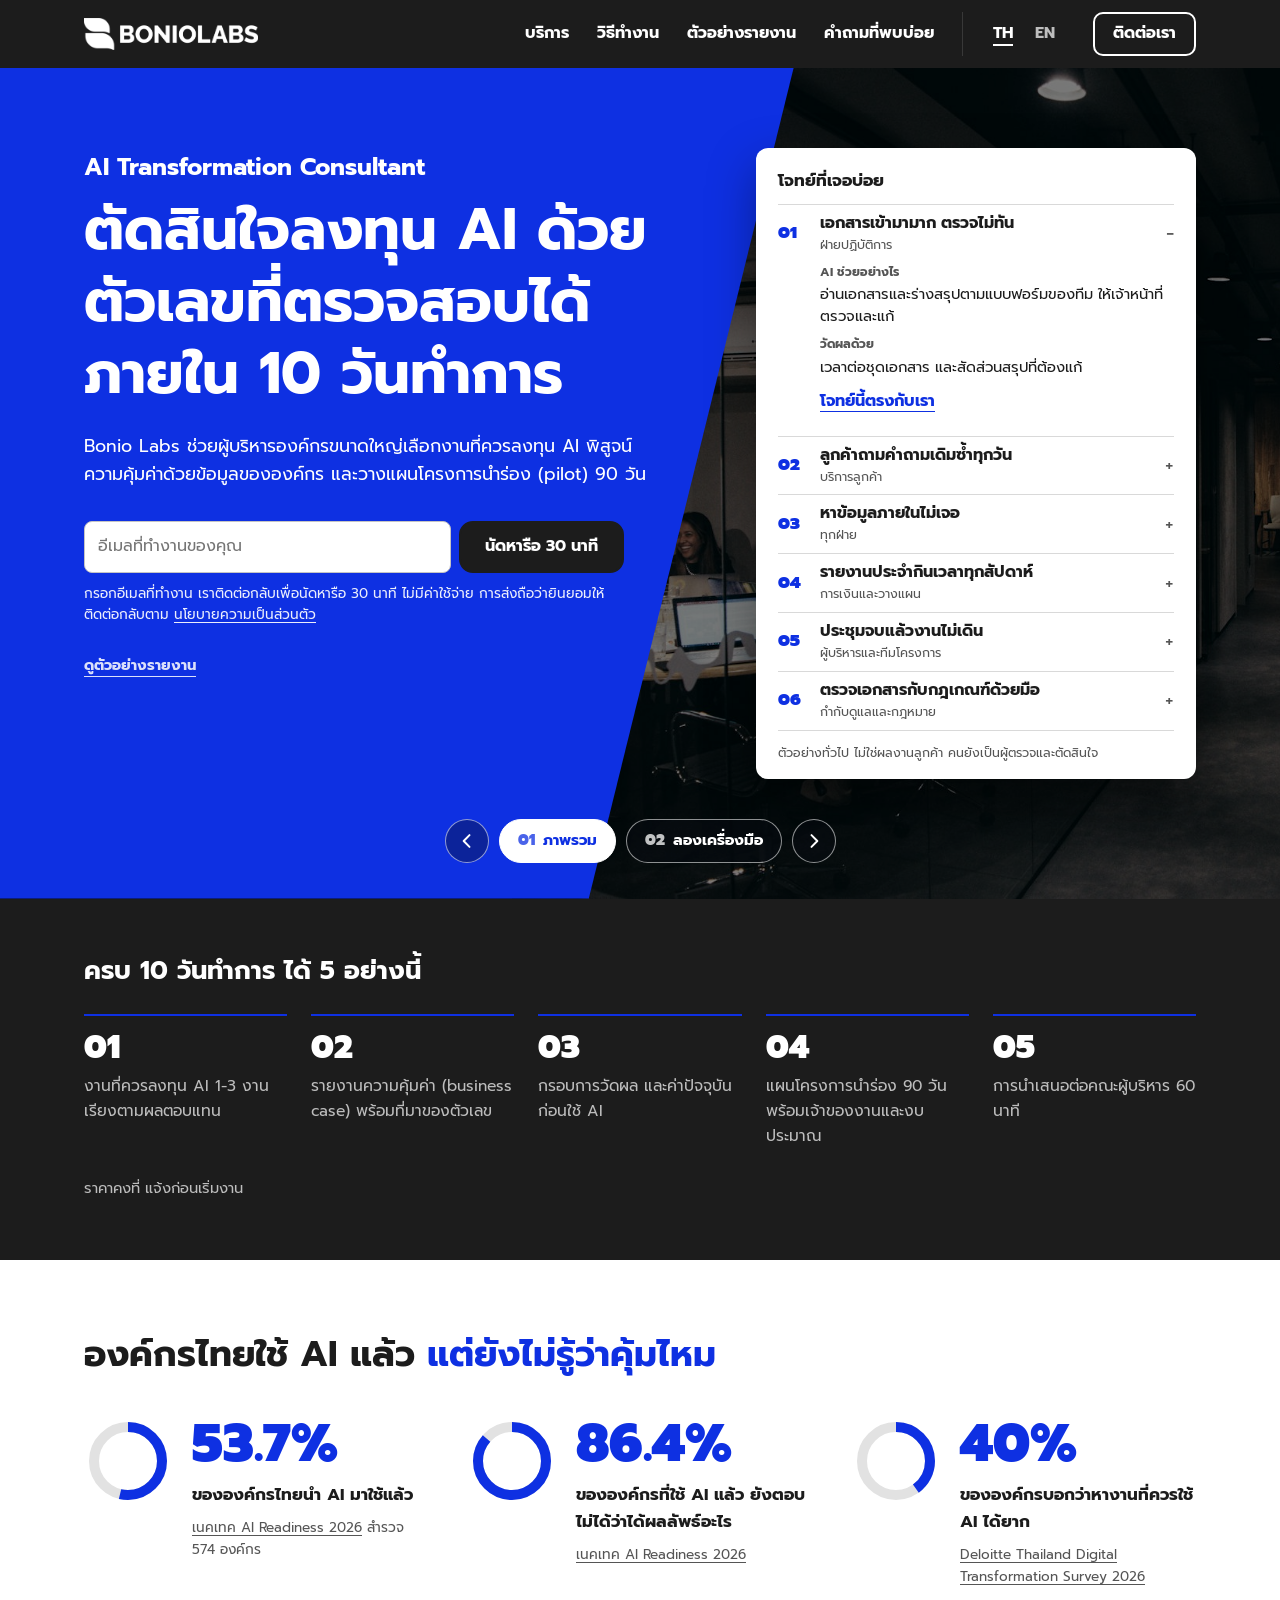
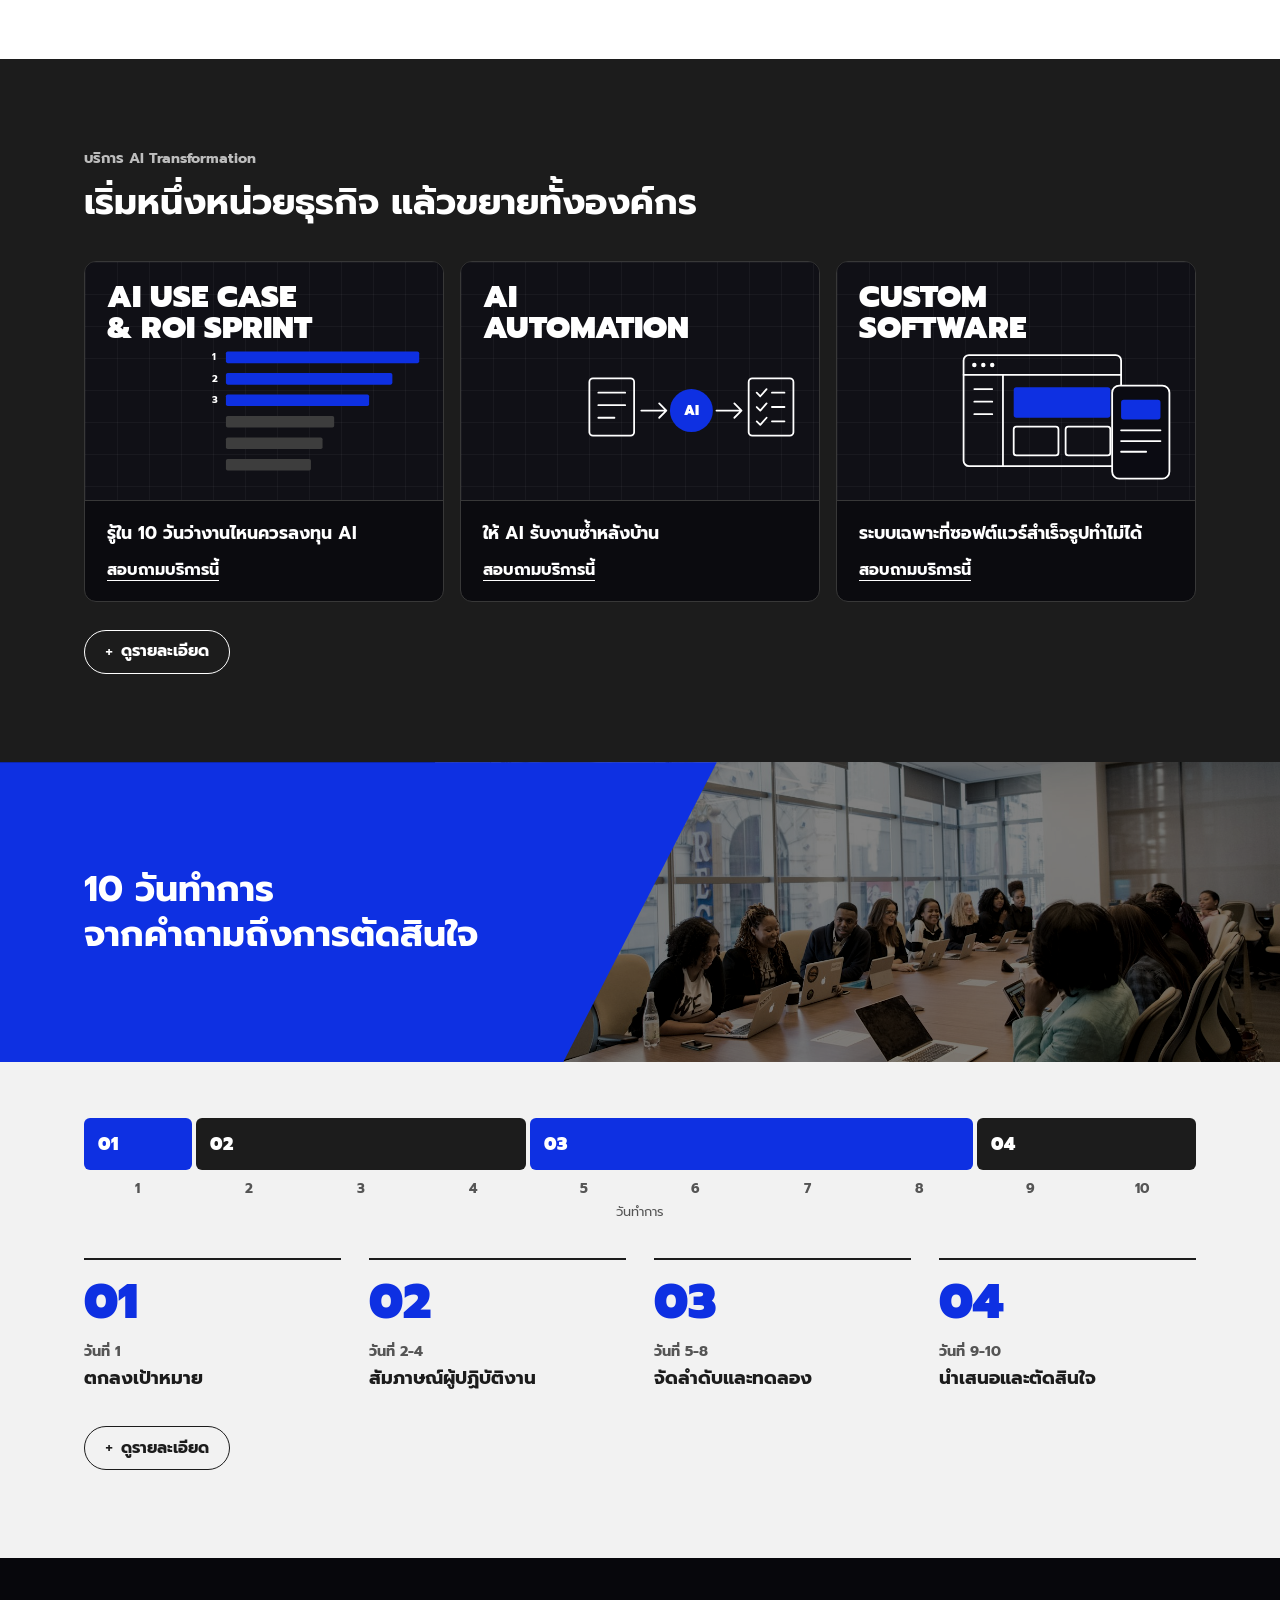
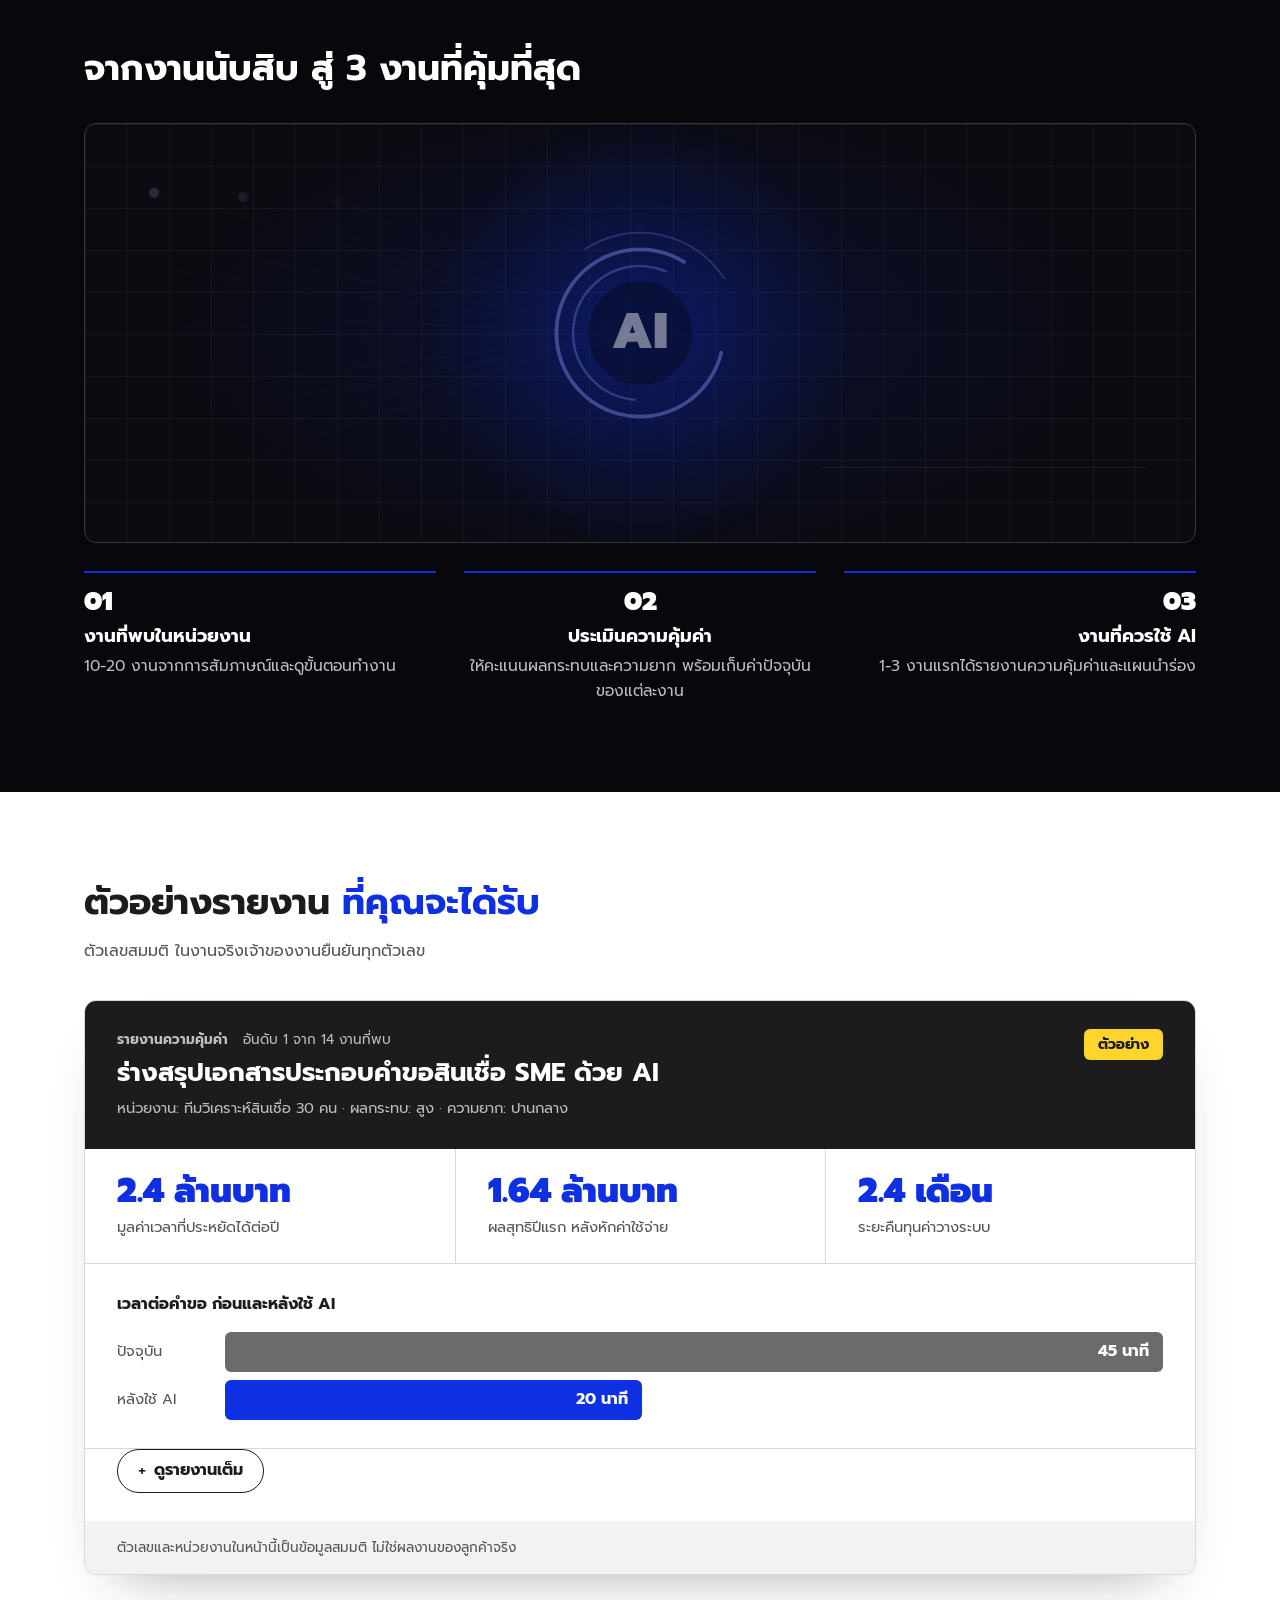
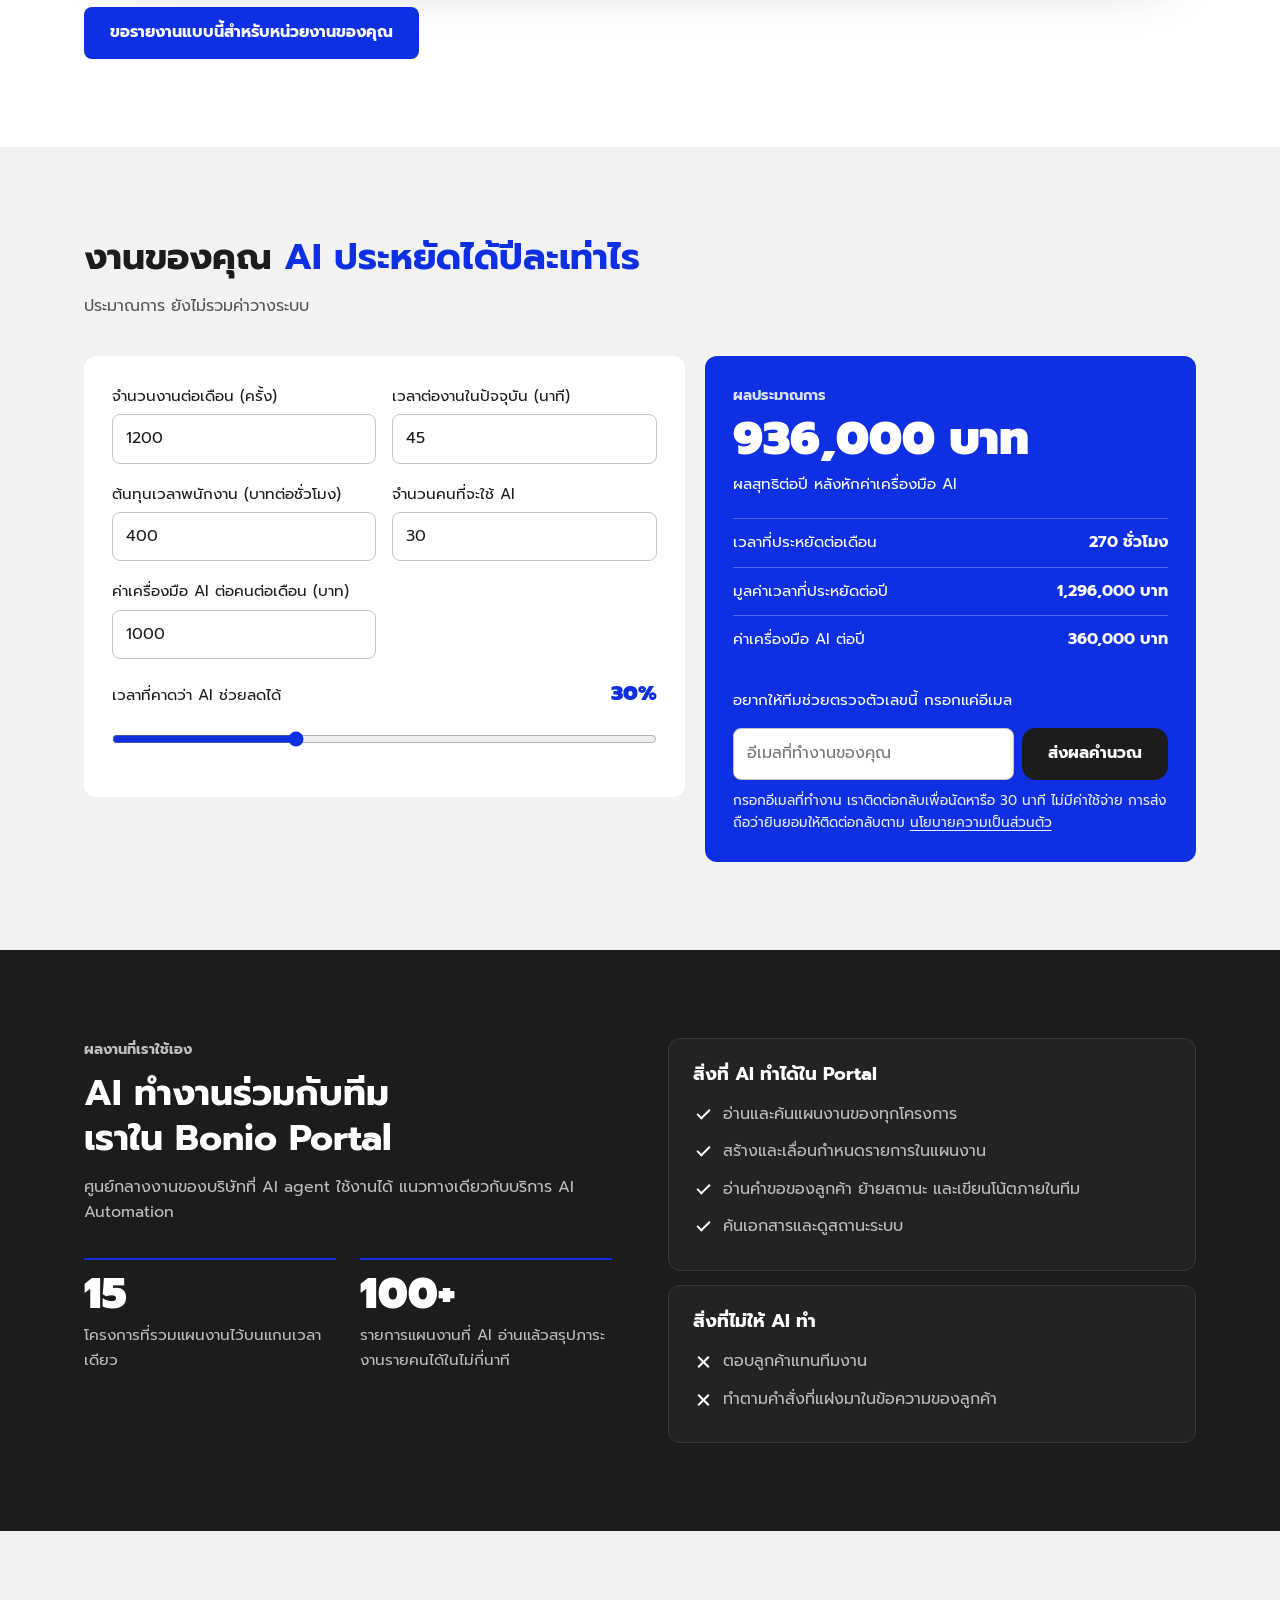
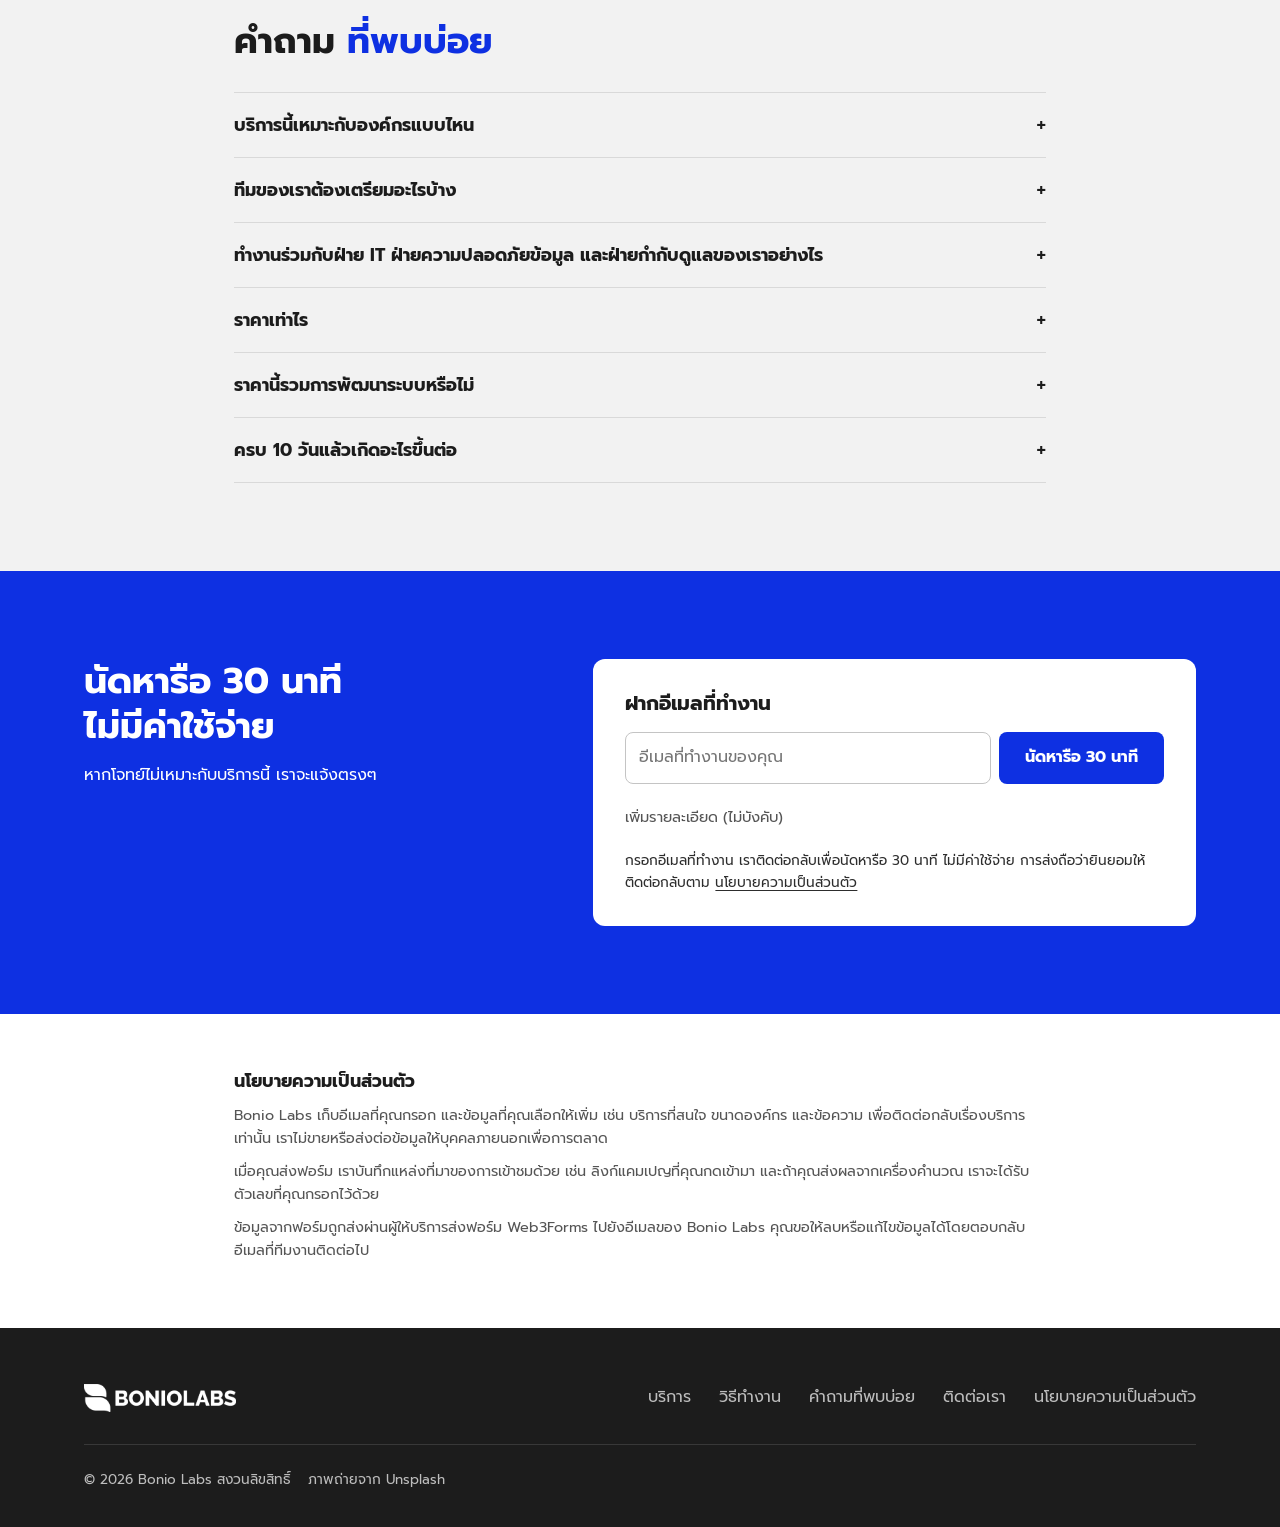
<file: index.html>
<!doctype html>
<html lang="th">
<head>
  <meta charset="utf-8">
  <meta name="viewport" content="width=device-width, initial-scale=1">
  <title>Bonio Labs | ที่ปรึกษา AI Transformation สำหรับองค์กรขนาดใหญ่</title>
  <meta name="description" content="Bonio Labs เป็นที่ปรึกษา AI Transformation สำหรับองค์กรขนาดใหญ่ ช่วยผู้บริหารเลือกงานที่ควรลงทุน AI ด้วยตัวเลขที่ตรวจสอบได้ และวางแผนนำร่อง 90 วันก่อนขยายผลทั้งองค์กร">
  <meta property="og:title" content="Bonio Labs | ที่ปรึกษา AI Transformation สำหรับองค์กรขนาดใหญ่">
  <meta property="og:description" content="ที่ปรึกษา AI Transformation สำหรับองค์กรขนาดใหญ่ เลือกงานที่ควรลงทุน AI ด้วยตัวเลขที่ตรวจสอบได้ และวางแผนนำร่อง 90 วันก่อนขยายผล">
  <meta property="og:type" content="website">
  <meta property="og:locale" content="th_TH">
  <meta property="og:locale:alternate" content="en_US">
  <meta property="og:site_name" content="Bonio Labs">
  <meta property="og:url" content="https://ai.boniolabs.com/">
  <meta property="og:image" content="https://ai.boniolabs.com/assets/og-image.jpg">
  <meta property="og:image:width" content="1200">
  <meta property="og:image:height" content="630">
  <meta property="og:image:alt" content="โลโก้ Bonio Labs บนพื้นน้ำเงิน คู่กับกราฟแท่งไล่ระดับบนพื้นดำ">
  <meta name="twitter:card" content="summary_large_image">
  <link rel="canonical" href="https://ai.boniolabs.com/">
  <link rel="alternate" hreflang="th" href="https://ai.boniolabs.com/">
  <link rel="alternate" hreflang="en" href="https://ai.boniolabs.com/en/">
  <link rel="alternate" hreflang="x-default" href="https://ai.boniolabs.com/">
  <link rel="icon" href="favicon.ico" sizes="48x48">
  <link rel="icon" type="image/png" sizes="32x32" href="assets/favicon-32.png">
  <link rel="apple-touch-icon" href="assets/apple-touch-icon.png">
  <meta name="theme-color" content="#1c1c1c">
  <link rel="preconnect" href="https://fonts.googleapis.com">
  <link rel="preconnect" href="https://fonts.gstatic.com" crossorigin>
  <link href="https://fonts.googleapis.com/css2?family=Prompt:wght@400;700;900&display=swap" rel="stylesheet">
  <link rel="stylesheet" href="styles.css?v=22">
  <script type="application/ld+json">
  {
    "@context": "https://schema.org",
    "@type": "FAQPage",
    "mainEntity": [
      {
        "@type": "Question",
        "name": "บริการนี้เหมาะกับองค์กรแบบไหน",
        "acceptedAnswer": { "@type": "Answer", "text": "องค์กรขนาดใหญ่ที่มีทีมเริ่มใช้ AI แล้ว และผู้บริหารต้องการหลักฐานก่อนลงทุนเพิ่ม ถ้ายังไม่มีใครใช้ AI ควรเริ่มจากการอบรมก่อน" }
      },
      {
        "@type": "Question",
        "name": "ทีมของเราต้องเตรียมอะไรบ้าง",
        "acceptedAnswer": { "@type": "Answer", "text": "ผู้สนับสนุนโครงการระดับผู้บริหาร 1 คน ผู้ให้สัมภาษณ์ 6-8 คน คนละ 45 นาที ตัวเลขปริมาณงานย้อนหลัง 3 เดือน และข้อมูลตัวอย่างที่ลบข้อมูลส่วนบุคคลแล้ว" }
      },
      {
        "@type": "Question",
        "name": "ทำงานร่วมกับฝ่าย IT ฝ่ายความปลอดภัยข้อมูล และฝ่ายกำกับดูแลของเราอย่างไร",
        "acceptedAnswer": { "@type": "Answer", "text": "ทั้งสามฝ่ายเข้าร่วมตั้งแต่วันแรก เราใช้เฉพาะเครื่องมือ AI ที่องค์กรอนุมัติเป็นลายลักษณ์อักษร และทดสอบด้วยข้อมูลตัวอย่างที่ลบข้อมูลส่วนบุคคลแล้ว" }
      },
      {
        "@type": "Question",
        "name": "ราคาเท่าไร",
        "acceptedAnswer": { "@type": "Answer", "text": "ราคาคงที่ต่อหนึ่งหน่วยธุรกิจ ส่งใบเสนอราคาหลังการหารือครั้งแรก ก่อนเริ่มงาน" }
      },
      {
        "@type": "Question",
        "name": "ราคานี้รวมการพัฒนาระบบหรือไม่",
        "acceptedAnswer": { "@type": "Answer", "text": "ไม่รวม บริการนี้ครอบคลุมการเลือกงานที่ควรใช้ AI และพิสูจน์ความคุ้มค่า การพัฒนาระบบและค่าเครื่องมือ AI คิดแยก" }
      },
      {
        "@type": "Question",
        "name": "ครบ 10 วันแล้วเกิดอะไรขึ้นต่อ",
        "acceptedAnswer": { "@type": "Answer", "text": "คณะผู้บริหารตัดสินใจว่าจะทำโครงการนำร่องหรือไม่ องค์กรดำเนินการเองได้ หรือให้ Bonio Labs ดูแลและขยายผลไปหน่วยธุรกิจอื่น" }
      }
    ]
  }
  </script>
  <script type="application/ld+json">
  {
    "@context": "https://schema.org",
    "@graph": [
      {
        "@type": "Organization",
        "@id": "https://ai.boniolabs.com/#organization",
        "name": "Bonio Labs",
        "description": "ที่ปรึกษา AI Transformation สำหรับองค์กรขนาดใหญ่",
        "url": "https://ai.boniolabs.com/",
        "logo": "https://ai.boniolabs.com/assets/apple-touch-icon.png",
        "sameAs": ["https://boniolabs.com/"]
      },
      {
        "@type": "WebSite",
        "@id": "https://ai.boniolabs.com/#website",
        "name": "Bonio Labs",
        "url": "https://ai.boniolabs.com/",
        "inLanguage": ["th", "en"],
        "publisher": { "@id": "https://ai.boniolabs.com/#organization" }
      },
      {
        "@type": "Service",
        "@id": "https://ai.boniolabs.com/#ai-use-case-roi-sprint",
        "name": "AI Use Case & ROI Sprint",
        "serviceType": "ที่ปรึกษา AI Transformation",
        "description": "โครงการ 10 วันทำการสำหรับหนึ่งหน่วยงาน ช่วยเลือกงานที่ควรใช้ AI พิสูจน์ความคุ้มค่าเป็นตัวเลข และวางแผนโครงการนำร่อง 90 วัน",
        "url": "https://ai.boniolabs.com/",
        "inLanguage": "th",
        "areaServed": { "@type": "Country", "name": "Thailand" },
        "provider": { "@id": "https://ai.boniolabs.com/#organization" }
      }
    ]
  }
  </script>
</head>
<body>
  <a class="skip-link" href="#contact">ข้ามไปที่ฟอร์มติดต่อ</a>

  <header class="site-header">
    <div class="wrap header-inner">
      <a class="brand" href="#top" aria-label="Bonio Labs หน้าแรก">
        <img src="assets/boniolabs-logo-white.png" alt="Bonio Labs" width="174" height="32">
      </a>
      <nav class="nav" id="site-nav" aria-label="เมนูหลัก">
        <a href="#services">บริการ</a>
        <a href="#process">วิธีทำงาน</a>
        <a href="#sample">ตัวอย่างรายงาน</a>
        <a href="#faq">คำถามที่พบบ่อย</a>
        <span class="lang" role="group" aria-label="เลือกภาษา">
          <span class="lang-current" aria-current="true">TH</span>
          <a href="en/" lang="en" hreflang="en" aria-label="Switch to English">EN</a>
        </span>
      </nav>
      <a class="btn btn-outline btn-small header-cta" href="#contact">ติดต่อเรา</a>
      <button class="nav-toggle" type="button" aria-expanded="false" aria-controls="site-nav" aria-label="เปิดเมนู">
        <svg viewBox="0 0 24 24" width="26" height="26" fill="none" stroke="currentColor" stroke-width="2" stroke-linecap="round" aria-hidden="true"><path d="M4 7h16M4 12h16M4 17h16"/></svg>
      </button>
    </div>
  </header>

  <main id="top">
    <section class="hero" data-slides>
      <img class="hero-photo" src="assets/photo-glass-room.jpg" alt="" width="1600" height="1067" fetchpriority="high">
      <div class="hero-slides" role="group" aria-roledescription="carousel" aria-label="สไลด์แนะนำ">
        <div class="hero-slide" role="group" aria-roledescription="slide" aria-label="1 / 2: ภาพรวม">
          <div class="wrap hero-grid">
            <div class="hero-copy">
              <p class="hero-kicker">AI Transformation Consultant</p>
              <h1>ตัดสินใจลงทุน AI ด้วยตัวเลขที่ตรวจสอบได้ ภายใน 10 วันทำการ</h1>
              <p class="lead">Bonio Labs ช่วยผู้บริหารองค์กรขนาดใหญ่เลือกงานที่ควรลงทุน AI พิสูจน์ความคุ้มค่าด้วยข้อมูลขององค์กร และวางแผนโครงการนำร่อง (pilot) 90 วัน</p>
              <div class="hero-actions">
                <form class="quick-lead" data-source="hero" novalidate>
                  <label class="sr-only" for="q-email-hero">อีเมลที่ทำงาน</label>
                  <div class="quick-row">
                    <input id="q-email-hero" name="email" type="email" autocomplete="email" inputmode="email" placeholder="อีเมลที่ทำงานของคุณ" required>
                    <button class="btn btn-dark" type="submit">นัดหารือ 30 นาที</button>
                  </div>
                  <input class="quick-hp" name="botcheck" type="checkbox" tabindex="-1" autocomplete="off" aria-hidden="true">
                  <p class="quick-error" role="alert" hidden></p>
                  <p class="quick-note">กรอกอีเมลที่ทำงาน เราติดต่อกลับเพื่อนัดหารือ 30 นาที ไม่มีค่าใช้จ่าย การส่งถือว่ายินยอมให้ติดต่อกลับตาม <a href="#privacy">นโยบายความเป็นส่วนตัว</a></p>
                </form>
              </div>
              <p class="hero-note"><a class="hero-link" href="#sample">ดูตัวอย่างรายงาน</a></p>
            </div>
          <div class="hero-visual" id="solutions">
            <div class="sol-card light">
              <p class="sol-card-title">โจทย์ที่เจอบ่อย</p>
              <div class="sol-list">
                <details class="sol" name="sol" open>
                  <summary><span class="sol-num" aria-hidden="true">01</span><span class="sol-head"><span class="sol-title">เอกสารเข้ามามาก ตรวจไม่ทัน</span><span class="sol-dept">ฝ่ายปฏิบัติการ</span></span></summary>
                  <div class="sol-body">
                    <dl><div><dt>AI ช่วยอย่างไร</dt><dd>อ่านเอกสารและร่างสรุปตามแบบฟอร์มของทีม ให้เจ้าหน้าที่ตรวจและแก้</dd></div><div><dt>วัดผลด้วย</dt><dd>เวลาต่อชุดเอกสาร และสัดส่วนสรุปที่ต้องแก้</dd></div></dl>
                    <a class="sol-link" href="#contact" data-topic="เอกสารเข้ามามาก ตรวจไม่ทัน">โจทย์นี้ตรงกับเรา</a>
                  </div>
                </details>
                <details class="sol" name="sol">
                  <summary><span class="sol-num" aria-hidden="true">02</span><span class="sol-head"><span class="sol-title">ลูกค้าถามคำถามเดิมซ้ำทุกวัน</span><span class="sol-dept">บริการลูกค้า</span></span></summary>
                  <div class="sol-body">
                    <dl><div><dt>AI ช่วยอย่างไร</dt><dd>ร่างคำตอบจากคู่มือและประวัติการตอบ ให้พนักงานอนุมัติก่อนส่ง</dd></div><div><dt>วัดผลด้วย</dt><dd>เวลาตอบกลับครั้งแรก และจำนวนเรื่องที่ปิดได้ต่อคน</dd></div></dl>
                    <a class="sol-link" href="#contact" data-topic="ลูกค้าถามคำถามเดิมซ้ำทุกวัน">โจทย์นี้ตรงกับเรา</a>
                  </div>
                </details>
                <details class="sol" name="sol">
                  <summary><span class="sol-num" aria-hidden="true">03</span><span class="sol-head"><span class="sol-title">หาข้อมูลภายในไม่เจอ</span><span class="sol-dept">ทุกฝ่าย</span></span></summary>
                  <div class="sol-body">
                    <dl><div><dt>AI ช่วยอย่างไร</dt><dd>ตอบคำถามจากเอกสารภายในพร้อมระบุแหล่งที่มา ตามสิทธิ์ของผู้ถาม</dd></div><div><dt>วัดผลด้วย</dt><dd>เวลาที่ใช้หาคำตอบ และจำนวนคำถามที่ส่งถึงผู้เชี่ยวชาญ</dd></div></dl>
                    <a class="sol-link" href="#contact" data-topic="หาข้อมูลภายในไม่เจอ">โจทย์นี้ตรงกับเรา</a>
                  </div>
                </details>
                <details class="sol" name="sol">
                  <summary><span class="sol-num" aria-hidden="true">04</span><span class="sol-head"><span class="sol-title">รายงานประจำกินเวลาทุกสัปดาห์</span><span class="sol-dept">การเงินและวางแผน</span></span></summary>
                  <div class="sol-body">
                    <dl><div><dt>AI ช่วยอย่างไร</dt><dd>รวมข้อมูล ร่างรายงาน และชี้จุดที่ตัวเลขผิดปกติ ให้ผู้รับผิดชอบตรวจ</dd></div><div><dt>วัดผลด้วย</dt><dd>ชั่วโมงที่ใช้ต่อรอบรายงาน และจำนวนข้อผิดพลาดที่พบภายหลัง</dd></div></dl>
                    <a class="sol-link" href="#contact" data-topic="รายงานประจำกินเวลาทุกสัปดาห์">โจทย์นี้ตรงกับเรา</a>
                  </div>
                </details>
                <details class="sol" name="sol">
                  <summary><span class="sol-num" aria-hidden="true">05</span><span class="sol-head"><span class="sol-title">ประชุมจบแล้วงานไม่เดิน</span><span class="sol-dept">ผู้บริหารและทีมโครงการ</span></span></summary>
                  <div class="sol-body">
                    <dl><div><dt>AI ช่วยอย่างไร</dt><dd>สรุปประชุมเป็นรายการงานพร้อมเจ้าของและกำหนดส่ง แล้วบันทึกเข้าระบบงาน</dd></div><div><dt>วัดผลด้วย</dt><dd>สัดส่วนงานจากที่ประชุมที่มีเจ้าของ และงานที่เสร็จตามกำหนด</dd></div></dl>
                    <a class="sol-link" href="#contact" data-topic="ประชุมจบแล้วงานไม่เดิน">โจทย์นี้ตรงกับเรา</a>
                  </div>
                </details>
                <details class="sol" name="sol">
                  <summary><span class="sol-num" aria-hidden="true">06</span><span class="sol-head"><span class="sol-title">ตรวจเอกสารกับกฎเกณฑ์ด้วยมือ</span><span class="sol-dept">กำกับดูแลและกฎหมาย</span></span></summary>
                  <div class="sol-body">
                    <dl><div><dt>AI ช่วยอย่างไร</dt><dd>เทียบเอกสารกับรายการข้อกำหนดและชี้จุดที่ต้องดู ให้ผู้เชี่ยวชาญตัดสิน</dd></div><div><dt>วัดผลด้วย</dt><dd>เวลาตรวจต่อฉบับ และจำนวนประเด็นที่ตรวจพบก่อนอนุมัติ</dd></div></dl>
                    <a class="sol-link" href="#contact" data-topic="ตรวจเอกสารกับกฎเกณฑ์ด้วยมือ">โจทย์นี้ตรงกับเรา</a>
                  </div>
                </details>
              </div>
              <p class="sol-card-note">ตัวอย่างทั่วไป ไม่ใช่ผลงานลูกค้า คนยังเป็นผู้ตรวจและตัดสินใจ</p>
            </div>
          </div>
          </div>
        </div>
        <div class="hero-slide hero-tool" id="tool" role="group" aria-roledescription="slide" aria-label="2 / 2: ลองเครื่องมือ" hidden>
          <div class="wrap">
            <h2 id="tool-title">ลองเลย <span class="blue">เปลี่ยนโน้ตประชุมเป็นรายการงาน</span></h2>
            <p class="section-lead">เลือกแบบที่ต้องการ แล้วคัดลอกคำสั่งไปใช้กับ AI ที่องค์กรอนุญาต เราไม่เห็นโน้ตประชุมของคุณ</p>

            <div class="tool">
              <div class="tool-controls light">
                  <fieldset data-key="format" data-mode="single">
                    <legend>อยากได้แบบไหน</legend>
                    <div class="chips">
                    <button class="chip" type="button" data-value="table" aria-pressed="true">ตารางงาน</button>
                    <button class="chip" type="button" data-value="email" aria-pressed="false">อีเมลสรุป</button>
                    <button class="chip" type="button" data-value="brief" aria-pressed="false">สรุปสั้นถึงผู้บริหาร</button>
                    </div>
                  </fieldset>
                  <fieldset data-key="include" data-mode="multi">
                    <legend>ให้มีอะไรบ้าง</legend>
                    <div class="chips">
                    <button class="chip" type="button" data-value="owner" aria-pressed="true">ใครทำ</button>
                    <button class="chip" type="button" data-value="due" aria-pressed="true">ส่งเมื่อไร</button>
                    <button class="chip" type="button" data-value="decisions" aria-pressed="true">มติที่ประชุม</button>
                    <button class="chip" type="button" data-value="open" aria-pressed="false">เรื่องที่ยังค้าง</button>
                    </div>
                  </fieldset>
                <div class="tool-row">
                  <fieldset data-key="language" data-mode="single">
                    <legend>ภาษา</legend>
                    <div class="chips">
                    <button class="chip" type="button" data-value="th" aria-pressed="true">ไทย</button>
                    <button class="chip" type="button" data-value="en" aria-pressed="false">อังกฤษ</button>
                    </div>
                  </fieldset>
                  <fieldset data-key="tone" data-mode="single">
                    <legend>โทน</legend>
                    <div class="chips">
                    <button class="chip" type="button" data-value="formal" aria-pressed="true">ทางการ</button>
                    <button class="chip" type="button" data-value="brief" aria-pressed="false">กระชับ</button>
                    </div>
                  </fieldset>
                </div>
              </div>

              <div class="tool-output">
                <p class="tool-output-title">คำสั่งของคุณ</p>
                <pre id="tool-prompt" tabindex="0" aria-label="คำสั่งของคุณ"></pre>
                <button class="btn btn-white btn-block" type="button" id="tool-copy">คัดลอกคำสั่ง</button>
                <p class="tool-status" id="tool-status" role="status"></p>
                <p class="tool-how">วางใน AI ที่องค์กรอนุญาต แล้วแปะโน้ตประชุมแทนข้อความในวงเล็บ</p>
              </div>
            </div>

            <details class="tool-example">
              <summary>ดูตัวอย่างก่อนและหลัง</summary>
              <div class="tool-example-grid light">
                <div class="tool-before">
                  <p class="tool-tag">โน้ตประชุม</p>
                  <pre>ประชุมทีมโครงการ
    - นุชแจ้งว่ารายงานยอดขายไตรมาส 3 ยังไม่เสร็จ ขอส่งศุกร์นี้
    - ทดสอบระบบใหม่แล้ว หน้าเข้าสู่ระบบช้า ต้นจะไปคุยกับผู้ขายระบบ
    - งบอบรมปีหน้ายังไม่สรุป รอตัวเลขจากฝ่ายบุคคล
    - ตกลงเลื่อนวันเปิดใช้ระบบเป็น 1 ธ.ค.
    - เมย์รับทำแผนสื่อสารกับพนักงาน ส่งภายในสัปดาห์หน้า</pre>
                </div>
                <div class="tool-after">
                  <p class="tool-tag">ผลลัพธ์แบบตารางงาน</p>
                  <table>
                    <thead>
                      <tr><th scope="col">งานที่ต้องทำ</th><th scope="col">ใครทำ</th><th scope="col">ส่งเมื่อไร</th></tr>
                    </thead>
                    <tbody>
                        <tr><td>ส่งรายงานยอดขายไตรมาส 3</td><td>นุช</td><td>ศุกร์นี้</td></tr>
                        <tr><td>ทำแผนสื่อสารกับพนักงาน</td><td>เมย์</td><td>ภายในสัปดาห์หน้า</td></tr>
                        <tr><td>คุยกับผู้ขายระบบเรื่องหน้าเข้าสู่ระบบช้า</td><td>ต้น</td><td>ไม่ระบุ</td></tr>
                    </tbody>
                  </table>
                  <dl class="tool-extra">
                      <div><dt>มติที่ประชุม</dt><dd>เลื่อนวันเปิดใช้ระบบเป็น 1 ธ.ค.</dd></div>
                      <div><dt>ข้อที่ควรยืนยันกับผู้เข้าประชุม</dt><dd>กำหนดส่งของงานคุยกับผู้ขายระบบ และผู้รับผิดชอบเรื่องงบอบรมปีหน้า</dd></div>
                  </dl>
                </div>
              </div>
              <p class="tool-note">ตัวอย่างสมมติ ผลจริงขึ้นกับ AI ที่ใช้ ควรให้คนตรวจก่อนส่งต่อ</p>
            </details>

            <a class="tool-cta" href="#contact" data-topic="สรุปประชุมเป็นรายการงาน">อยากให้ทั้งองค์กรใช้แบบนี้ คุยกับเรา</a>
          </div>
        </div>
      </div>
      <div class="wrap hero-nav" role="group" aria-label="เลือกสไลด์" hidden>
        <button class="hero-arrow" type="button" data-slide-prev aria-label="สไลด์ก่อนหน้า"><svg viewBox="0 0 24 24" width="20" height="20" aria-hidden="true"><path d="M15 5l-7 7 7 7" fill="none" stroke="currentColor" stroke-width="2.4" stroke-linecap="round" stroke-linejoin="round"/></svg></button>
        <button class="hero-tab" type="button" data-slide-to="0" aria-pressed="true"><span aria-hidden="true">01</span>ภาพรวม</button>
        <button class="hero-tab" type="button" data-slide-to="1" aria-pressed="false"><span aria-hidden="true">02</span>ลองเครื่องมือ</button>
        <button class="hero-arrow" type="button" data-slide-next aria-label="สไลด์ถัดไป"><svg viewBox="0 0 24 24" width="20" height="20" aria-hidden="true"><path d="M9 5l7 7-7 7" fill="none" stroke="currentColor" stroke-width="2.4" stroke-linecap="round" stroke-linejoin="round"/></svg></button>
      </div>
    </section>

    <section class="outcomes" aria-labelledby="outcomes-title">
      <div class="wrap">
        <h2 id="outcomes-title">ครบ 10 วันทำการ ได้ 5 อย่างนี้</h2>
        <ol class="outcome-list">
          <li><span class="num" aria-hidden="true">01</span><p>งานที่ควรลงทุน AI 1-3 งาน เรียงตามผลตอบแทน</p></li>
          <li><span class="num" aria-hidden="true">02</span><p>รายงานความคุ้มค่า (business case) พร้อมที่มาของตัวเลข</p></li>
          <li><span class="num" aria-hidden="true">03</span><p>กรอบการวัดผล และค่าปัจจุบันก่อนใช้ AI</p></li>
          <li><span class="num" aria-hidden="true">04</span><p>แผนโครงการนำร่อง 90 วัน พร้อมเจ้าของงานและงบประมาณ</p></li>
          <li><span class="num" aria-hidden="true">05</span><p>การนำเสนอต่อคณะผู้บริหาร 60 นาที</p></li>
        </ol>
        <p class="outcome-note">ราคาคงที่ แจ้งก่อนเริ่มงาน</p>
      </div>
    </section>

    <section class="stats light" aria-labelledby="stats-title">
      <div class="wrap">
        <h2 id="stats-title">องค์กรไทยใช้ AI แล้ว <span class="blue">แต่ยังไม่รู้ว่าคุ้มไหม</span></h2>
        <div class="stat-grid">
          <div class="stat">
            <svg class="ring" viewBox="0 0 88 88" width="88" height="88" aria-hidden="true"><circle cx="44" cy="44" r="34" fill="none" stroke="#e2e2e2" stroke-width="10"/><circle cx="44" cy="44" r="34" fill="none" stroke="#0e30e2" stroke-width="10" stroke-dasharray="114.72 213.63" transform="rotate(-90 44 44)"/></svg>
            <div>
              <p class="stat-number">53.7%</p>
              <p class="stat-label">ขององค์กรไทยนำ AI มาใช้แล้ว</p>
              <p class="stat-source"><a href="https://www.bangkokbiznews.com/tech/innovation/1251070" target="_blank" rel="noopener">เนคเทค AI Readiness 2026</a> สำรวจ 574 องค์กร</p>
            </div>
          </div>
          <div class="stat">
            <svg class="ring" viewBox="0 0 88 88" width="88" height="88" aria-hidden="true"><circle cx="44" cy="44" r="34" fill="none" stroke="#e2e2e2" stroke-width="10"/><circle cx="44" cy="44" r="34" fill="none" stroke="#0e30e2" stroke-width="10" stroke-dasharray="184.58 213.63" transform="rotate(-90 44 44)"/></svg>
            <div>
              <p class="stat-number">86.4%</p>
              <p class="stat-label">ขององค์กรที่ใช้ AI แล้ว ยังตอบไม่ได้ว่าได้ผลลัพธ์อะไร</p>
              <p class="stat-source"><a href="https://www.bangkokbiznews.com/tech/innovation/1251070" target="_blank" rel="noopener">เนคเทค AI Readiness 2026</a></p>
            </div>
          </div>
          <div class="stat">
            <svg class="ring" viewBox="0 0 88 88" width="88" height="88" aria-hidden="true"><circle cx="44" cy="44" r="34" fill="none" stroke="#e2e2e2" stroke-width="10"/><circle cx="44" cy="44" r="34" fill="none" stroke="#0e30e2" stroke-width="10" stroke-dasharray="85.45 213.63" transform="rotate(-90 44 44)"/></svg>
            <div>
              <p class="stat-number">40%</p>
              <p class="stat-label">ขององค์กรบอกว่าหางานที่ควรใช้ AI ได้ยาก</p>
              <p class="stat-source"><a href="https://www.deloitte.com/southeast-asia/en/about/press-room/deloitte-thailand-digital-momentum-ai-payoff.html" target="_blank" rel="noopener">Deloitte Thailand Digital Transformation Survey 2026</a></p>
            </div>
          </div>
        </div>
      </div>
    </section>

    <section id="services" class="section dark">
      <div class="wrap">
        <p class="eyebrow">บริการ AI Transformation</p>
        <h2>เริ่มหนึ่งหน่วยธุรกิจ แล้วขยายทั้งองค์กร</h2>
        <div class="svc-grid">
          <article class="svc">
            <div class="svc-media">
              <svg class="svc-art" viewBox="0 0 240 160" aria-hidden="true" fill="none">
                <g font-family="Prompt, sans-serif" font-size="11" font-weight="700" fill="#ffffff">
                  <text x="4" y="24">1</text><text x="4" y="48">2</text><text x="4" y="72">3</text>
                </g>
                <rect x="20" y="14" width="216" height="13" rx="2" fill="#0e30e2"/>
                <rect x="20" y="38" width="186" height="13" rx="2" fill="#0e30e2"/>
                <rect x="20" y="62" width="160" height="13" rx="2" fill="#0e30e2"/>
                <rect x="20" y="86" width="121" height="13" rx="2" fill="#3d3d3d"/>
                <rect x="20" y="110" width="108" height="13" rx="2" fill="#3d3d3d"/>
                <rect x="20" y="134" width="95" height="13" rx="2" fill="#3d3d3d"/>
              </svg>
              <h3 class="svc-title">AI Use Case<br> &amp; ROI Sprint</h3>
            </div>
            <div class="svc-body">
              <p class="svc-tag">รู้ใน 10 วันว่างานไหนควรลงทุน AI</p>
              <p class="detail">โครงการ 10 วันทำการสำหรับหนึ่งหน่วยธุรกิจ สัมภาษณ์ผู้ปฏิบัติงาน จัดลำดับงานที่ควรลงทุน AI ทดสอบกับข้อมูลตัวอย่าง และส่งมอบรายงานความคุ้มค่าพร้อมแผนนำร่อง</p>
              <a class="svc-link" href="#contact" data-service="AI Use Case &amp; ROI Sprint">สอบถามบริการนี้</a>
            </div>
          </article>
          <article class="svc">
            <div class="svc-media">
              <svg class="svc-art" viewBox="0 0 240 160" aria-hidden="true" fill="none" stroke="#ffffff" stroke-width="2" stroke-linecap="round" stroke-linejoin="round">
                <rect x="6" y="44" width="50" height="64" rx="4"/>
                <path d="M16 60h30M16 74h30M16 88h18"/>
                <path d="M64 80h28M84 72l8 8-8 8"/>
                <circle cx="120" cy="80" r="24" fill="#0e30e2" stroke="none"/>
                <text x="120" y="85" text-anchor="middle" font-family="Prompt, sans-serif" font-size="15" font-weight="900" fill="#ffffff" stroke="none">AI</text>
                <path d="M148 80h28M168 72l8 8-8 8"/>
                <rect x="184" y="44" width="50" height="64" rx="4"/>
                <path d="M193 60l4 4 7-8M193 76l4 4 7-8M193 92l4 4 7-8"/>
                <path d="M210 60h14M210 76h14M210 92h14"/>
              </svg>
              <h3 class="svc-title">AI<br> Automation</h3>
            </div>
            <div class="svc-body">
              <p class="svc-tag">ให้ AI รับงานซ้ำหลังบ้าน</p>
              <p class="detail">ให้ AI รับงานซ้ำหลังบ้าน เช่น สรุปเอกสาร จัดการคำขอ และจัดทำรายงาน เชื่อมกับระบบที่องค์กรใช้อยู่</p>
              <a class="svc-link" href="#contact" data-service="AI Automation ช่วยงานหลังบ้าน">สอบถามบริการนี้</a>
            </div>
          </article>
          <article class="svc">
            <div class="svc-media">
              <svg class="svc-art" viewBox="0 0 240 160" aria-hidden="true" fill="none" stroke="#ffffff" stroke-width="2" stroke-linecap="round" stroke-linejoin="round">
                <rect x="4" y="18" width="176" height="124" rx="6"/>
                <path d="M4 40h176"/>
                <circle cx="16" cy="29" r="2.5" fill="#ffffff" stroke="none"/><circle cx="26" cy="29" r="2.5" fill="#ffffff" stroke="none"/><circle cx="36" cy="29" r="2.5" fill="#ffffff" stroke="none"/>
                <path d="M48 40v102"/>
                <path d="M16 56h20M16 70h20M16 84h20"/>
                <rect x="60" y="54" width="108" height="34" rx="3" fill="#0e30e2" stroke="none"/>
                <rect x="60" y="98" width="50" height="32" rx="3"/>
                <rect x="118" y="98" width="50" height="32" rx="3"/>
                <rect x="170" y="52" width="64" height="104" rx="8" fill="#0b0b12"/>
                <rect x="180" y="68" width="44" height="22" rx="3" fill="#0e30e2" stroke="none"/>
                <path d="M180 102h44M180 114h44M180 126h28"/>
              </svg>
              <h3 class="svc-title">Custom<br> Software</h3>
            </div>
            <div class="svc-body">
              <p class="svc-tag">ระบบเฉพาะที่ซอฟต์แวร์สำเร็จรูปทำไม่ได้</p>
              <p class="detail">พัฒนาระบบสำหรับกระบวนการที่ซอฟต์แวร์สำเร็จรูปไม่รองรับ ทั้งเว็บแอป ระบบหลังบ้าน และซอฟต์แวร์อุปกรณ์หน้างาน</p>
              <a class="svc-link" href="#contact" data-service="Custom Software พัฒนาซอฟต์แวร์เฉพาะทาง">สอบถามบริการนี้</a>
            </div>
          </article>
        </div>
        <p class="more-row"><button class="more-btn" type="button" data-more aria-expanded="false" data-open="ดูรายละเอียด" data-close="ซ่อนรายละเอียด" hidden>ดูรายละเอียด</button></p>
      </div>
    </section>

    <section id="process" class="section gray light has-band">
      <div class="band">
        <img class="band-photo" src="assets/photo-boardroom.jpg" alt="" width="1600" height="1068" loading="lazy" decoding="async">
        <div class="wrap">
          <h2>10 วันทำการ <span class="blue">จากคำถามถึงการตัดสินใจ</span></h2>
        </div>
      </div>
      <div class="wrap">
        <div class="timeline" role="img" aria-label="แผนภาพเวลา 10 วันทำการ: ขั้นที่ 1 ใช้ 1 วัน ขั้นที่ 2 ใช้ 3 วัน ขั้นที่ 3 ใช้ 4 วัน ขั้นที่ 4 ใช้ 2 วัน">
          <div class="tl-bar">
            <span class="tl-seg" style="--span: 1">01</span>
            <span class="tl-seg" style="--span: 3">02</span>
            <span class="tl-seg" style="--span: 4">03</span>
            <span class="tl-seg" style="--span: 2">04</span>
          </div>
          <div class="tl-days">
            <span>1</span><span>2</span><span>3</span><span>4</span><span>5</span><span>6</span><span>7</span><span>8</span><span>9</span><span>10</span>
          </div>
          <p class="tl-caption">วันทำการ</p>
        </div>
        <ol class="steps">
          <li>
            <p class="step-num" aria-hidden="true">01</p>
            <p class="step-day">วันที่ 1</p>
            <h3>ตกลงเป้าหมาย</h3>
            <p class="detail">กำหนดหน่วยธุรกิจ ขอบเขต และคำถามที่ต้องตอบ ร่วมกับผู้สนับสนุนโครงการ</p>
          </li>
          <li>
            <p class="step-num" aria-hidden="true">02</p>
            <p class="step-day">วันที่ 2-4</p>
            <h3>สัมภาษณ์ผู้ปฏิบัติงาน</h3>
            <p class="detail">คุยกับ 6-8 คน และดูขั้นตอนทำงาน เพื่อหางานที่ AI ช่วยได้</p>
          </li>
          <li>
            <p class="step-num" aria-hidden="true">03</p>
            <p class="step-day">วันที่ 5-8</p>
            <h3>จัดลำดับและทดลอง</h3>
            <p class="detail">เก็บค่าปัจจุบัน จัดลำดับงานตามความคุ้มค่า และทดลองงานอันดับหนึ่งกับข้อมูลตัวอย่าง</p>
          </li>
          <li>
            <p class="step-num" aria-hidden="true">04</p>
            <p class="step-day">วันที่ 9-10</p>
            <h3>นำเสนอและตัดสินใจ</h3>
            <p class="detail">ส่งมอบรายงานความคุ้มค่า กรอบการวัดผล และแผนโครงการนำร่อง ให้คณะผู้บริหารตัดสินใจ</p>
          </li>
        </ol>
        <p class="more-row"><button class="more-btn" type="button" data-more aria-expanded="false" data-open="ดูรายละเอียด" data-close="ซ่อนรายละเอียด" hidden>ดูรายละเอียด</button></p>
        <p class="process-note detail">ข้อมูลขององค์กรเข้าเฉพาะเครื่องมือ AI ที่ฝ่าย IT และฝ่ายกำกับดูแลอนุมัติเป็นลายลักษณ์อักษร</p>
      </div>
    </section>

    <section id="viz" class="section viz" aria-labelledby="viz-title">
      <div class="wrap">
        <h2 id="viz-title">จากงานนับสิบ สู่ 3 งานที่คุ้มที่สุด</h2>
        <div class="viz-stage">
          <canvas id="viz-canvas" role="img" aria-label="ภาพเคลื่อนไหว: จุดแทนงาน 14 งานไหลเข้าสู่แกน AI ตรงกลาง แล้วออกมาเป็นกราฟแท่งเรียงตามความคุ้มค่า โดยสามแท่งแรกสว่างขึ้น"></canvas>
        </div>
        <ol class="viz-captions">
          <li>
            <span class="num" aria-hidden="true">01</span>
            <h3>งานที่พบในหน่วยงาน</h3>
            <p>10-20 งานจากการสัมภาษณ์และดูขั้นตอนทำงาน</p>
          </li>
          <li>
            <span class="num" aria-hidden="true">02</span>
            <h3>ประเมินความคุ้มค่า</h3>
            <p>ให้คะแนนผลกระทบและความยาก พร้อมเก็บค่าปัจจุบันของแต่ละงาน</p>
          </li>
          <li>
            <span class="num" aria-hidden="true">03</span>
            <h3>งานที่ควรใช้ AI</h3>
            <p>1-3 งานแรกได้รายงานความคุ้มค่าและแผนนำร่อง</p>
          </li>
        </ol>

      </div>
    </section>


    <section id="sample" class="section light">
      <div class="wrap">
        <h2>ตัวอย่างรายงาน <span class="blue">ที่คุณจะได้รับ</span></h2>
        <p class="section-lead">ตัวเลขสมมติ ในงานจริงเจ้าของงานยืนยันทุกตัวเลข</p>

        <article class="report" aria-label="ตัวอย่างรายงานความคุ้มค่า ใช้ตัวเลขสมมติ">
          <header class="report-head">
            <div>
              <p class="report-kind">รายงานความคุ้มค่า <span class="report-rank">อันดับ 1 จาก 14 งานที่พบ</span></p>
              <h3>ร่างสรุปเอกสารประกอบคำขอสินเชื่อ SME ด้วย AI</h3>
              <p class="report-meta">หน่วยงาน: ทีมวิเคราะห์สินเชื่อ 30 คน · ผลกระทบ: สูง · ความยาก: ปานกลาง</p>
            </div>
            <p class="report-badge">ตัวอย่าง</p>
          </header>

          <div class="report-kpis">
            <div>
              <p class="kpi-num">2.4 ล้านบาท</p>
              <p class="kpi-label">มูลค่าเวลาที่ประหยัดได้ต่อปี</p>
            </div>
            <div>
              <p class="kpi-num">1.64 ล้านบาท</p>
              <p class="kpi-label">ผลสุทธิปีแรก หลังหักค่าใช้จ่าย</p>
            </div>
            <div>
              <p class="kpi-num">2.4 เดือน</p>
              <p class="kpi-label">ระยะคืนทุนค่าวางระบบ</p>
            </div>
          </div>

          <div class="report-chart" role="img" aria-label="แผนภูมิเวลาต่อคำขอ: ปัจจุบัน 45 นาที หลังใช้ AI 20 นาที">
            <h4>เวลาต่อคำขอ ก่อนและหลังใช้ AI</h4>
            <div class="bar-row">
              <span class="bar-label">ปัจจุบัน</span>
              <span class="bar-track"><span class="bar bar-before" style="width: 100%">45 นาที</span></span>
            </div>
            <div class="bar-row">
              <span class="bar-label">หลังใช้ AI</span>
              <span class="bar-track"><span class="bar bar-after" style="width: 44.44%">20 นาที</span></span>
            </div>
          </div>

          <p class="more-row"><button class="more-btn" type="button" data-more aria-expanded="false" data-open="ดูรายงานเต็ม" data-close="ย่อรายงาน" hidden>ดูรายงานเต็ม</button></p>

          <div class="report-body detail">
            <div class="report-block">
              <h4>ที่มาของตัวเลข</h4>
              <table>
                <thead>
                  <tr><th scope="col">รายการ</th><th scope="col">ปัจจุบัน</th><th scope="col">หลังใช้ AI</th></tr>
                </thead>
                <tbody>
                  <tr><td>คำขอต่อเดือน</td><td>1,200</td><td>1,200</td></tr>
                  <tr><td>เวลาต่อคำขอ</td><td>45 นาที</td><td>20 นาที</td></tr>
                  <tr><td>ชั่วโมงทำงานต่อเดือน</td><td>900</td><td>400</td></tr>
                  <tr><td>ต้นทุนเวลาต่อเดือน (400 บาทต่อชั่วโมง)</td><td>360,000 บาท</td><td>160,000 บาท</td></tr>
                  <tr class="total"><td>ประหยัดต่อเดือน</td><td></td><td>200,000 บาท</td></tr>
                </tbody>
              </table>
            </div>

            <div class="report-block">
              <h4>ค่าใช้จ่าย</h4>
              <table>
                <thead>
                  <tr><th scope="col">รายการ</th><th scope="col">จำนวนเงิน</th></tr>
                </thead>
                <tbody>
                  <tr><td>ค่าเครื่องมือ AI 30 คน คนละ 1,000 บาทต่อเดือน</td><td>360,000 บาทต่อปี</td></tr>
                  <tr><td>ค่าวางระบบและโครงการนำร่อง จ่ายครั้งเดียว</td><td>400,000 บาท</td></tr>
                  <tr class="total"><td>รวมปีแรก</td><td>760,000 บาท</td></tr>
                </tbody>
              </table>
              <p class="report-calc">ระยะคืนทุน = 400,000 ÷ (200,000 − 30,000) บาทต่อเดือน</p>
            </div>

            <div class="report-block">
              <h4>วิธีวัดผลในโครงการนำร่อง 90 วัน</h4>
              <table>
                <thead>
                  <tr><th scope="col">ตัวชี้วัด</th><th scope="col">ปัจจุบัน</th><th scope="col">เป้าหมาย</th></tr>
                </thead>
                <tbody>
                  <tr><td>เวลาเฉลี่ยต่อคำขอ</td><td>45 นาที</td><td>ไม่เกิน 20 นาที</td></tr>
                  <tr><td>ข้อผิดพลาดที่พบในขั้นตรวจทาน</td><td>4%</td><td>ไม่เกิน 4%</td></tr>
                  <tr><td>สรุปที่นักวิเคราะห์ต้องแก้มาก</td><td>ยังไม่มีข้อมูล</td><td>ไม่เกิน 10%</td></tr>
                </tbody>
              </table>
            </div>

            <div class="report-block">
              <h4>ข้อเสนอ</h4>
              <p>ทำโครงการนำร่อง 90 วันกับนักวิเคราะห์ 10 คน ก่อนขยายทั้งทีม</p>
              <h4 class="report-sub">สมมติฐานที่ต้องยืนยัน</h4>
              <ul class="report-list">
                <li>จับเวลาต่อคำขอจริง 2 สัปดาห์ก่อนเริ่มโครงการนำร่อง</li>
                <li>เอกสารลูกค้าประมวลผลในเครื่องมือที่ฝ่ายกำกับดูแลอนุมัติเท่านั้น</li>
              </ul>
            </div>
          </div>

          <footer class="report-foot">ตัวเลขและหน่วยงานในหน้านี้เป็นข้อมูลสมมติ ไม่ใช่ผลงานของลูกค้าจริง</footer>
        </article>

        <div class="sample-cta">
          <a class="btn btn-solid" href="#contact">ขอรายงานแบบนี้สำหรับหน่วยงานของคุณ</a>
        </div>
      </div>
    </section>

    <section id="calculator" class="section gray light" aria-labelledby="calc-title">
      <div class="wrap">
        <h2 id="calc-title">งานของคุณ <span class="blue">AI ประหยัดได้ปีละเท่าไร</span></h2>
        <p class="section-lead">ประมาณการ ยังไม่รวมค่าวางระบบ</p>

        <div class="calc">
          <form class="calc-inputs" id="calc-form" novalidate>
            <div class="field">
              <label for="calc-volume">จำนวนงานต่อเดือน (ครั้ง)</label>
              <input id="calc-volume" type="number" inputmode="numeric" min="0" step="1" value="1200">
            </div>
            <div class="field">
              <label for="calc-minutes">เวลาต่องานในปัจจุบัน (นาที)</label>
              <input id="calc-minutes" type="number" inputmode="numeric" min="0" step="1" value="45">
            </div>
            <div class="field">
              <label for="calc-cost">ต้นทุนเวลาพนักงาน (บาทต่อชั่วโมง)</label>
              <input id="calc-cost" type="number" inputmode="numeric" min="0" step="10" value="400">
            </div>
            <div class="field">
              <label for="calc-people">จำนวนคนที่จะใช้ AI</label>
              <input id="calc-people" type="number" inputmode="numeric" min="0" step="1" value="30">
            </div>
            <div class="field">
              <label for="calc-tool">ค่าเครื่องมือ AI ต่อคนต่อเดือน (บาท)</label>
              <input id="calc-tool" type="number" inputmode="numeric" min="0" step="100" value="1000">
            </div>
            <div class="field field-range">
              <label for="calc-pct">เวลาที่คาดว่า AI ช่วยลดได้ <output id="calc-pct-out" for="calc-pct">30%</output></label>
              <input id="calc-pct" type="range" min="10" max="70" step="5" value="30">
            </div>
          </form>

          <div class="calc-result">
            <p class="calc-kicker">ผลประมาณการ</p>
            <p class="calc-net" id="calc-net" aria-live="polite">936,000 บาท</p>
            <p class="calc-net-label" id="calc-net-label">ผลสุทธิต่อปี หลังหักค่าเครื่องมือ AI</p>
            <dl class="calc-lines">
              <div><dt>เวลาที่ประหยัดต่อเดือน</dt><dd id="calc-hours">270 ชั่วโมง</dd></div>
              <div><dt>มูลค่าเวลาที่ประหยัดต่อปี</dt><dd id="calc-value">1,296,000 บาท</dd></div>
              <div><dt>ค่าเครื่องมือ AI ต่อปี</dt><dd id="calc-tools">360,000 บาท</dd></div>
            </dl>

            <p class="calc-lead-intro">อยากให้ทีมช่วยตรวจตัวเลขนี้ กรอกแค่อีเมล</p>
            <form class="quick-lead" data-source="calculator" novalidate>
              <label class="sr-only" for="q-email-calculator">อีเมลที่ทำงาน</label>
              <div class="quick-row">
                <input id="q-email-calculator" name="email" type="email" autocomplete="email" inputmode="email" placeholder="อีเมลที่ทำงานของคุณ" required>
                <button class="btn btn-dark" type="submit">ส่งผลคำนวณ</button>
              </div>
              <input class="quick-hp" name="botcheck" type="checkbox" tabindex="-1" autocomplete="off" aria-hidden="true">
              <p class="quick-error" role="alert" hidden></p>
              <p class="quick-note">กรอกอีเมลที่ทำงาน เราติดต่อกลับเพื่อนัดหารือ 30 นาที ไม่มีค่าใช้จ่าย การส่งถือว่ายินยอมให้ติดต่อกลับตาม <a href="#privacy">นโยบายความเป็นส่วนตัว</a></p>
            </form>
          </div>
        </div>
      </div>
    </section>

    <section id="case" class="section dark" aria-labelledby="case-title">
      <div class="wrap case-grid">
        <div class="case-copy">
          <p class="eyebrow">ผลงานที่เราใช้เอง</p>
          <h2 id="case-title">AI ทำงานร่วมกับทีมเราใน Bonio Portal</h2>
          <p class="section-lead">ศูนย์กลางงานของบริษัทที่ AI agent ใช้งานได้ แนวทางเดียวกับบริการ AI Automation</p>
          <dl class="case-stats">
            <div>
              <dt>15</dt>
              <dd>โครงการที่รวมแผนงานไว้บนแกนเวลาเดียว</dd>
            </div>
            <div>
              <dt>100+</dt>
              <dd>รายการแผนงานที่ AI อ่านแล้วสรุปภาระงานรายคนได้ในไม่กี่นาที</dd>
            </div>
          </dl>
        </div>
        <div class="case-panels">
          <div class="case-panel">
            <h3>สิ่งที่ AI ทำได้ใน Portal</h3>
            <ul class="tick-list">
              <li>อ่านและค้นแผนงานของทุกโครงการ</li>
              <li>สร้างและเลื่อนกำหนดรายการในแผนงาน</li>
              <li>อ่านคำขอของลูกค้า ย้ายสถานะ และเขียนโน้ตภายในทีม</li>
              <li>ค้นเอกสารและดูสถานะระบบ</li>
            </ul>
          </div>
          <div class="case-panel">
            <h3>สิ่งที่ไม่ให้ AI ทำ</h3>
            <ul class="cross-list">
              <li>ตอบลูกค้าแทนทีมงาน</li>
              <li>ทำตามคำสั่งที่แฝงมาในข้อความของลูกค้า</li>
            </ul>
          </div>
        </div>
      </div>
    </section>

    <section id="faq" class="section gray light">
      <div class="wrap narrow">
        <h2>คำถาม <span class="blue">ที่พบบ่อย</span></h2>
        <div class="faq">
          <details>
            <summary>บริการนี้เหมาะกับองค์กรแบบไหน</summary>
            <p>องค์กรขนาดใหญ่ที่มีทีมเริ่มใช้ AI แล้ว และผู้บริหารต้องการหลักฐานก่อนลงทุนเพิ่ม ถ้ายังไม่มีใครใช้ AI ควรเริ่มจากการอบรมก่อน</p>
          </details>
          <details>
            <summary>ทีมของเราต้องเตรียมอะไรบ้าง</summary>
            <p>ผู้สนับสนุนโครงการระดับผู้บริหาร 1 คน ผู้ให้สัมภาษณ์ 6-8 คน คนละ 45 นาที ตัวเลขปริมาณงานย้อนหลัง 3 เดือน และข้อมูลตัวอย่างที่ลบข้อมูลส่วนบุคคลแล้ว</p>
          </details>
          <details>
            <summary>ทำงานร่วมกับฝ่าย IT ฝ่ายความปลอดภัยข้อมูล และฝ่ายกำกับดูแลของเราอย่างไร</summary>
            <p>ทั้งสามฝ่ายเข้าร่วมตั้งแต่วันแรก เราใช้เฉพาะเครื่องมือ AI ที่องค์กรอนุมัติเป็นลายลักษณ์อักษร และทดสอบด้วยข้อมูลตัวอย่างที่ลบข้อมูลส่วนบุคคลแล้ว</p>
          </details>
          <details>
            <summary>ราคาเท่าไร</summary>
            <p>ราคาคงที่ต่อหนึ่งหน่วยธุรกิจ ส่งใบเสนอราคาหลังการหารือครั้งแรก ก่อนเริ่มงาน</p>
          </details>
          <details>
            <summary>ราคานี้รวมการพัฒนาระบบหรือไม่</summary>
            <p>ไม่รวม บริการนี้ครอบคลุมการเลือกงานที่ควรใช้ AI และพิสูจน์ความคุ้มค่า การพัฒนาระบบและค่าเครื่องมือ AI คิดแยก</p>
          </details>
          <details>
            <summary>ครบ 10 วันแล้วเกิดอะไรขึ้นต่อ</summary>
            <p>คณะผู้บริหารตัดสินใจว่าจะทำโครงการนำร่องหรือไม่ องค์กรดำเนินการเองได้ หรือให้ Bonio Labs ดูแลและขยายผลไปหน่วยธุรกิจอื่น</p>
          </details>
        </div>
      </div>
    </section>

    <section id="contact" class="section contact-blue">
      <div class="wrap contact-grid">
        <div class="contact-copy">
          <h2>นัดหารือ 30 นาที ไม่มีค่าใช้จ่าย</h2>
          <p class="section-lead">หากโจทย์ไม่เหมาะกับบริการนี้ เราจะแจ้งตรงๆ</p>
        </div>

        <div class="form-card light">
          <h3 class="quick-title">ฝากอีเมลที่ทำงาน</h3>
          <form class="quick-lead" data-source="contact" novalidate>
              <label class="sr-only" for="q-email-contact">อีเมลที่ทำงาน</label>
              <div class="quick-row">
                <input id="q-email-contact" name="email" type="email" autocomplete="email" inputmode="email" placeholder="อีเมลที่ทำงานของคุณ" required>
                <button class="btn btn-solid" type="submit">นัดหารือ 30 นาที</button>
              </div>
              <details class="quick-more">
                <summary>เพิ่มรายละเอียด (ไม่บังคับ)</summary>
                <label for="q-message">โจทย์หรือปัญหาที่อยากแก้</label>
                <textarea id="q-message" name="message" rows="3" placeholder="เช่น ทีมใช้ AI อยู่แล้วแต่ยังวัดผลไม่ได้"></textarea>
              </details>
              <input class="quick-hp" name="botcheck" type="checkbox" tabindex="-1" autocomplete="off" aria-hidden="true">
              <p class="quick-error" role="alert" hidden></p>
              <p class="quick-note">กรอกอีเมลที่ทำงาน เราติดต่อกลับเพื่อนัดหารือ 30 นาที ไม่มีค่าใช้จ่าย การส่งถือว่ายินยอมให้ติดต่อกลับตาม <a href="#privacy">นโยบายความเป็นส่วนตัว</a></p>
            </form>
        </div>
      </div>
    </section>

    <section id="privacy" class="section-privacy light">
      <div class="wrap narrow">
        <h2>นโยบายความเป็นส่วนตัว</h2>
        <p>Bonio Labs เก็บอีเมลที่คุณกรอก และข้อมูลที่คุณเลือกให้เพิ่ม เช่น บริการที่สนใจ ขนาดองค์กร และข้อความ เพื่อติดต่อกลับเรื่องบริการเท่านั้น เราไม่ขายหรือส่งต่อข้อมูลให้บุคคลภายนอกเพื่อการตลาด</p>
        <p>เมื่อคุณส่งฟอร์ม เราบันทึกแหล่งที่มาของการเข้าชมด้วย เช่น ลิงก์แคมเปญที่คุณกดเข้ามา และถ้าคุณส่งผลจากเครื่องคำนวณ เราจะได้รับตัวเลขที่คุณกรอกไว้ด้วย</p>
        <p>ข้อมูลจากฟอร์มถูกส่งผ่านผู้ให้บริการส่งฟอร์ม Web3Forms ไปยังอีเมลของ Bonio Labs คุณขอให้ลบหรือแก้ไขข้อมูลได้โดยตอบกลับอีเมลที่ทีมงานติดต่อไป</p>
      </div>
    </section>
  </main>

  <footer class="site-footer">
    <div class="wrap footer-inner">
      <img src="assets/boniolabs-logo-white.png" alt="Bonio Labs" width="152" height="28">
      <nav class="footer-nav" aria-label="เมนูท้ายหน้า">
        <a href="#services">บริการ</a>
        <a href="#process">วิธีทำงาน</a>
        <a href="#faq">คำถามที่พบบ่อย</a>
        <a href="#contact">ติดต่อเรา</a>
        <a href="#privacy">นโยบายความเป็นส่วนตัว</a>
      </nav>
      <p class="copyright">&copy; 2026 Bonio Labs สงวนลิขสิทธิ์ <span class="credit">ภาพถ่ายจาก Unsplash</span></p>
    </div>
  </footer>

  <script src="config.js?v=22"></script>
  <script src="main.js?v=22"></script>
  <script src="calc.js?v=22"></script>
  <script src="viz.js?v=22"></script>
  <script src="prompt-tool.js?v=22"></script>
  <script src="slides.js?v=22"></script>
</body>
</html>
</file>
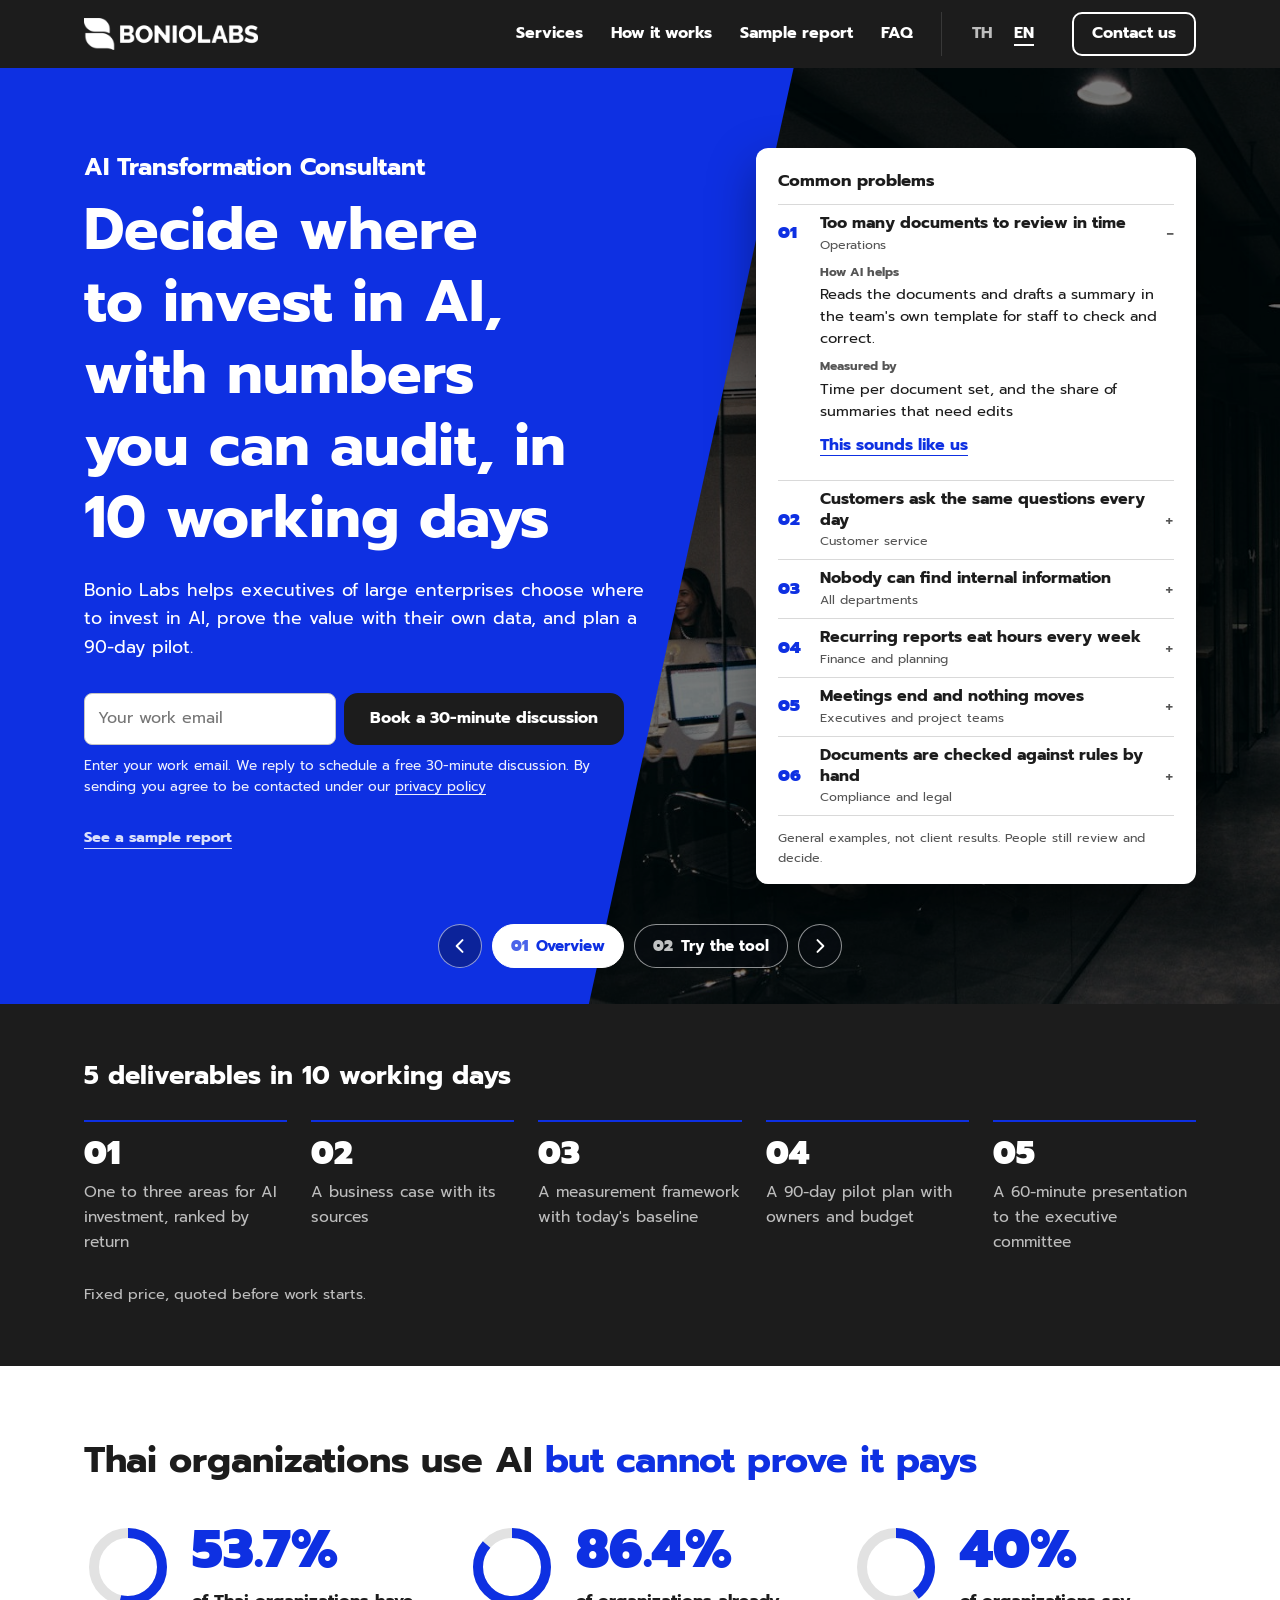
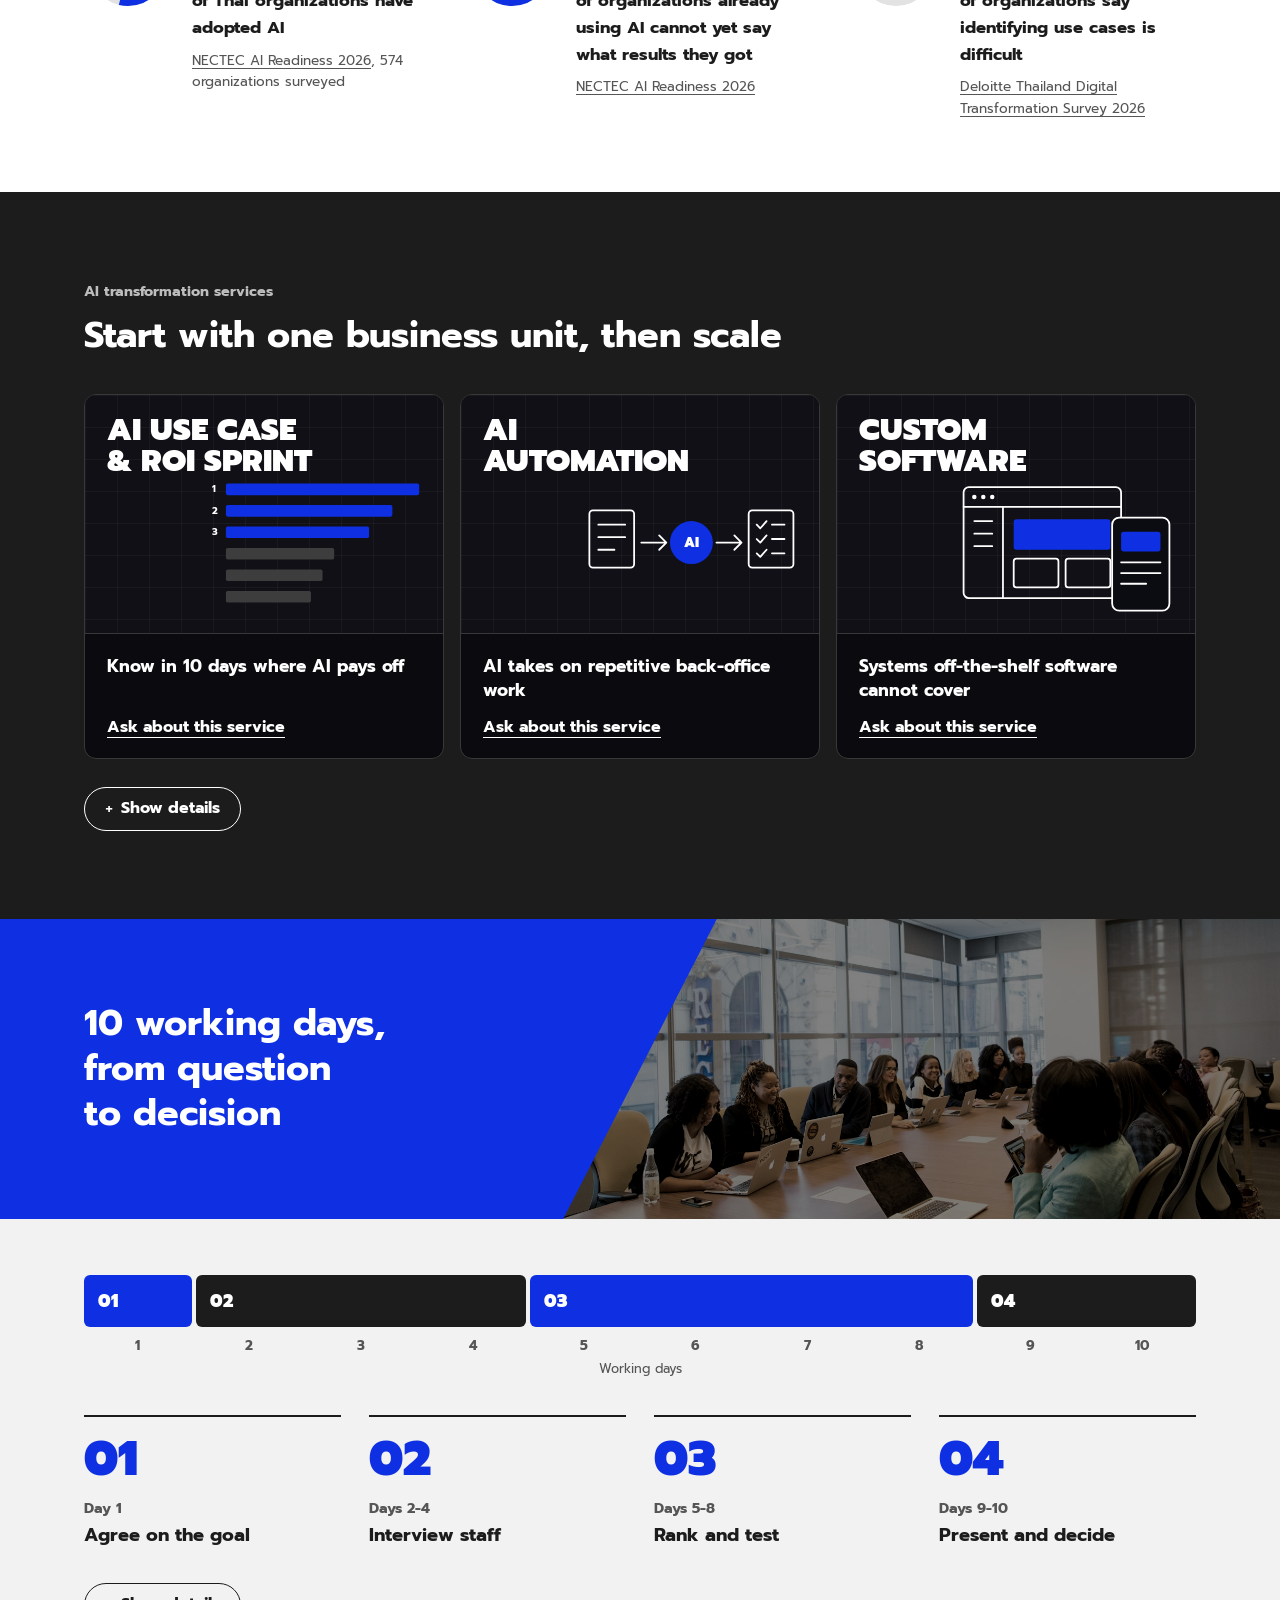
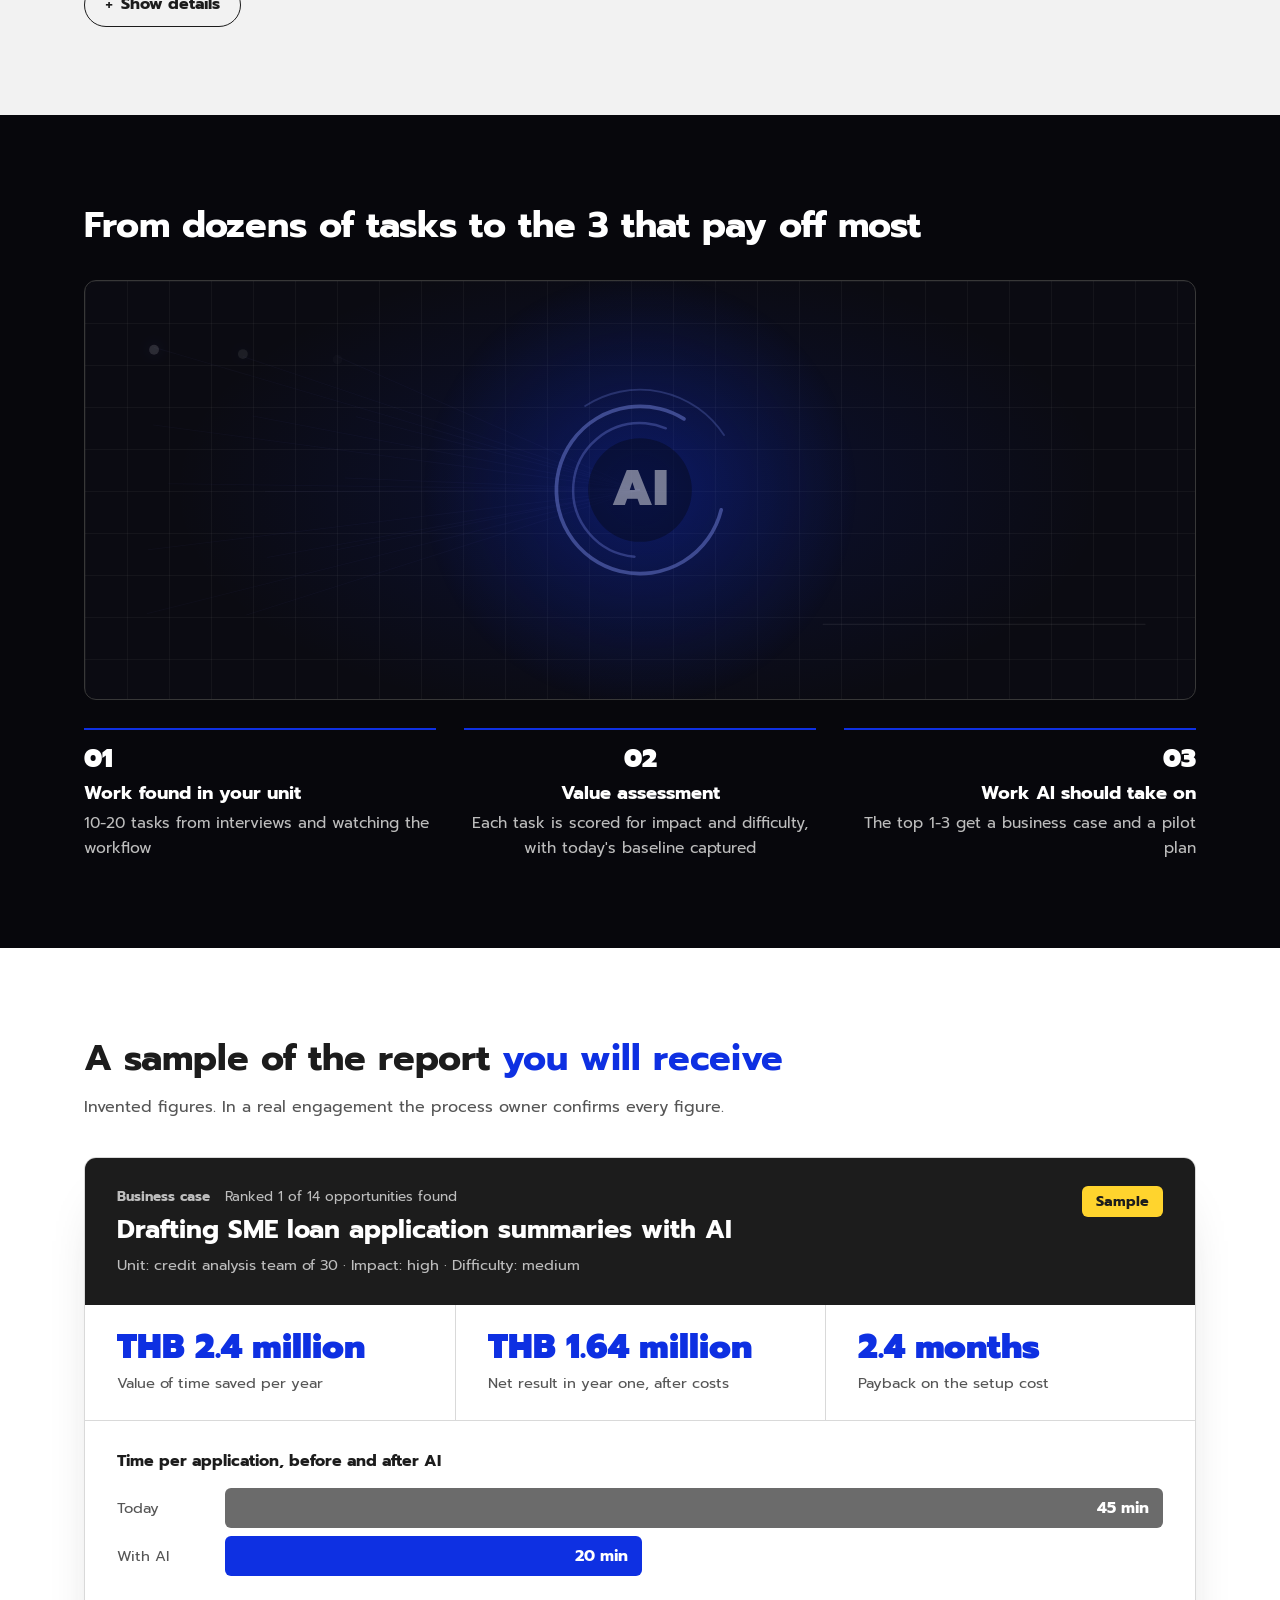
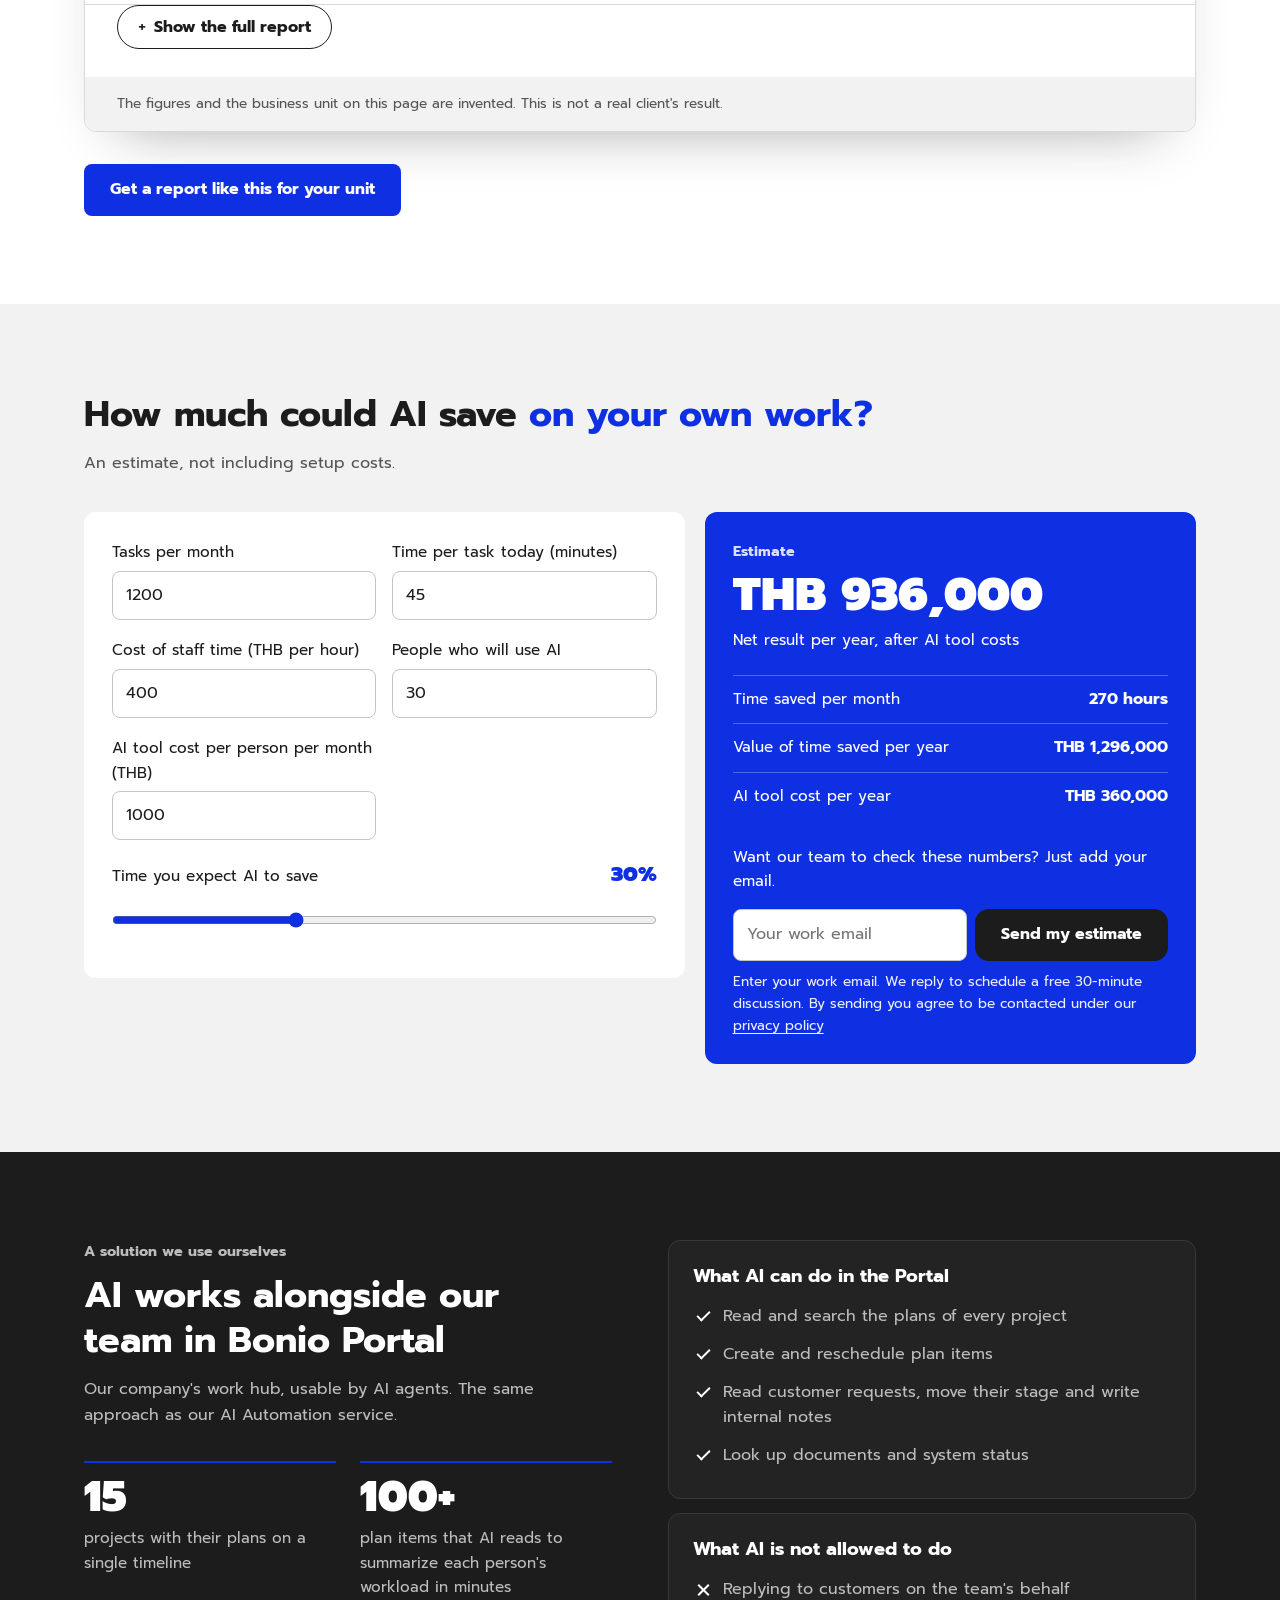
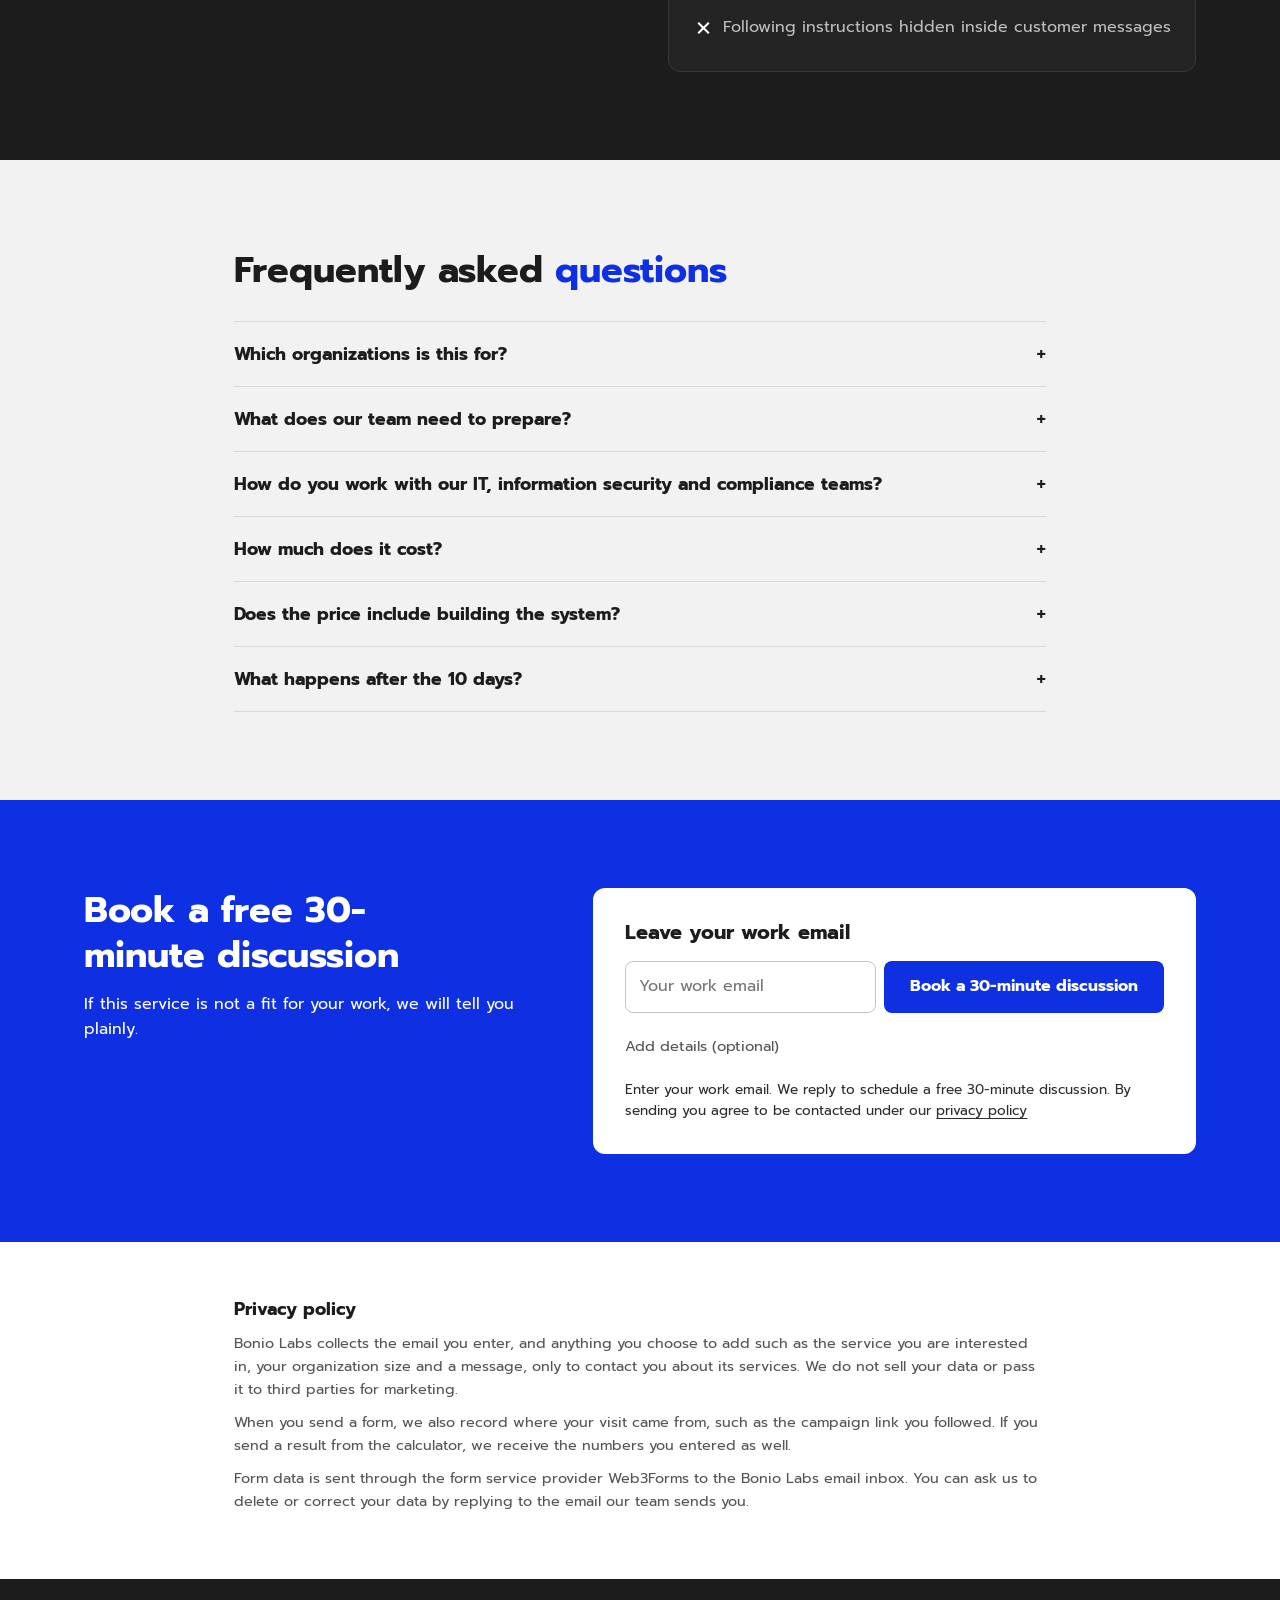
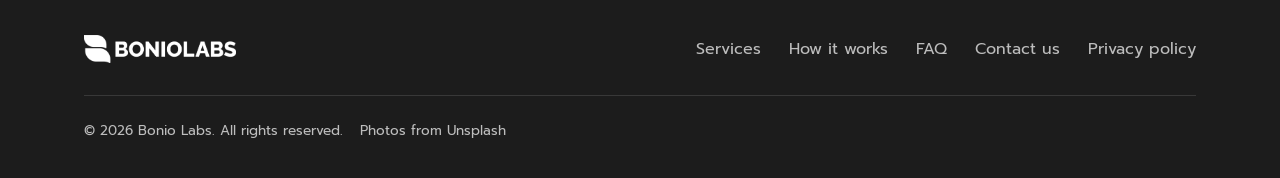
<file: en/index.html>
<!doctype html>
<html lang="en">
<head>
  <meta charset="utf-8">
  <meta name="viewport" content="width=device-width, initial-scale=1">
  <title>Bonio Labs | AI Transformation Consultant for large enterprises</title>
  <meta name="description" content="Bonio Labs is an AI transformation consultant for large enterprises. We help executives choose where AI investment pays off, with numbers you can audit, and plan a 90-day pilot before scaling.">
  <meta property="og:title" content="Bonio Labs | AI Transformation Consultant for large enterprises">
  <meta property="og:description" content="An AI transformation consultant for large enterprises. Choose where AI investment pays off, with numbers you can audit, and plan a 90-day pilot before scaling.">
  <meta property="og:type" content="website">
  <meta property="og:locale" content="en_US">
  <meta property="og:locale:alternate" content="th_TH">
  <meta property="og:site_name" content="Bonio Labs">
  <meta property="og:url" content="https://ai.boniolabs.com/en/">
  <meta property="og:image" content="https://ai.boniolabs.com/assets/og-image.jpg">
  <meta property="og:image:width" content="1200">
  <meta property="og:image:height" content="630">
  <meta property="og:image:alt" content="The Bonio Labs logo on a blue panel beside a rising bar chart on black">
  <meta name="twitter:card" content="summary_large_image">
  <link rel="canonical" href="https://ai.boniolabs.com/en/">
  <link rel="alternate" hreflang="th" href="https://ai.boniolabs.com/">
  <link rel="alternate" hreflang="en" href="https://ai.boniolabs.com/en/">
  <link rel="alternate" hreflang="x-default" href="https://ai.boniolabs.com/">
  <link rel="icon" href="../favicon.ico" sizes="48x48">
  <link rel="icon" type="image/png" sizes="32x32" href="../assets/favicon-32.png">
  <link rel="apple-touch-icon" href="../assets/apple-touch-icon.png">
  <meta name="theme-color" content="#1c1c1c">
  <link rel="preconnect" href="https://fonts.googleapis.com">
  <link rel="preconnect" href="https://fonts.gstatic.com" crossorigin>
  <link href="https://fonts.googleapis.com/css2?family=Prompt:wght@400;700;900&display=swap" rel="stylesheet">
  <link rel="stylesheet" href="../styles.css?v=22">
  <script type="application/ld+json">
  {
    "@context": "https://schema.org",
    "@type": "FAQPage",
    "mainEntity": [
      {
        "@type": "Question",
        "name": "Which organizations is this for?",
        "acceptedAnswer": { "@type": "Answer", "text": "Large enterprises where a team already uses AI and executives want evidence before investing further. If nobody uses AI yet, start with training." }
      },
      {
        "@type": "Question",
        "name": "What does our team need to prepare?",
        "acceptedAnswer": { "@type": "Answer", "text": "One executive sponsor, 6-8 interviewees for 45 minutes each, work volume figures for the past 3 months, and sample data with personal data removed." }
      },
      {
        "@type": "Question",
        "name": "How do you work with our IT, information security and compliance teams?",
        "acceptedAnswer": { "@type": "Answer", "text": "All three join from day one. We use only the AI tools your organization approves in writing, and test on sample data with personal data removed." }
      },
      {
        "@type": "Question",
        "name": "How much does it cost?",
        "acceptedAnswer": { "@type": "Answer", "text": "A fixed price per business unit. We send a quotation after the first discussion, before work starts." }
      },
      {
        "@type": "Question",
        "name": "Does the price include building the system?",
        "acceptedAnswer": { "@type": "Answer", "text": "No. This service covers choosing the work AI should take on and proving its value. System development and AI tool costs are separate." }
      },
      {
        "@type": "Question",
        "name": "What happens after the 10 days?",
        "acceptedAnswer": { "@type": "Answer", "text": "Your executive committee decides whether to run the pilot. You can run it yourselves, or have Bonio Labs support it and extend it to other business units." }
      }
    ]
  }
  </script>
  <script type="application/ld+json">
  {
    "@context": "https://schema.org",
    "@graph": [
      {
        "@type": "Organization",
        "@id": "https://ai.boniolabs.com/#organization",
        "name": "Bonio Labs",
        "description": "AI transformation consultant for large enterprises",
        "url": "https://ai.boniolabs.com/",
        "logo": "https://ai.boniolabs.com/assets/apple-touch-icon.png",
        "sameAs": ["https://boniolabs.com/"]
      },
      {
        "@type": "WebSite",
        "@id": "https://ai.boniolabs.com/#website",
        "name": "Bonio Labs",
        "url": "https://ai.boniolabs.com/",
        "inLanguage": ["th", "en"],
        "publisher": { "@id": "https://ai.boniolabs.com/#organization" }
      },
      {
        "@type": "Service",
        "@id": "https://ai.boniolabs.com/en/#ai-use-case-roi-sprint",
        "name": "AI Use Case & ROI Sprint",
        "serviceType": "AI transformation consulting",
        "description": "A 10-working-day engagement for one business unit that picks the work AI should take on, proves the value in numbers, and plans a 90-day pilot.",
        "url": "https://ai.boniolabs.com/en/",
        "inLanguage": "en",
        "areaServed": { "@type": "Country", "name": "Thailand" },
        "provider": { "@id": "https://ai.boniolabs.com/#organization" }
      }
    ]
  }
  </script>
</head>
<body>
  <a class="skip-link" href="#contact">Skip to contact form</a>

  <header class="site-header">
    <div class="wrap header-inner">
      <a class="brand" href="#top" aria-label="Bonio Labs home">
        <img src="../assets/boniolabs-logo-white.png" alt="Bonio Labs" width="174" height="32">
      </a>
      <nav class="nav" id="site-nav" aria-label="Main menu">
        <a href="#services">Services</a>
        <a href="#process">How it works</a>
        <a href="#sample">Sample report</a>
        <a href="#faq">FAQ</a>
        <span class="lang" role="group" aria-label="Choose language">
          <a href="../" lang="th" hreflang="th" aria-label="เปลี่ยนเป็นภาษาไทย">TH</a>
          <span class="lang-current" aria-current="true">EN</span>
        </span>
      </nav>
      <a class="btn btn-outline btn-small header-cta" href="#contact">Contact us</a>
      <button class="nav-toggle" type="button" aria-expanded="false" aria-controls="site-nav" aria-label="Open menu">
        <svg viewBox="0 0 24 24" width="26" height="26" fill="none" stroke="currentColor" stroke-width="2" stroke-linecap="round" aria-hidden="true"><path d="M4 7h16M4 12h16M4 17h16"/></svg>
      </button>
    </div>
  </header>

  <main id="top">
    <section class="hero" data-slides>
      <img class="hero-photo" src="../assets/photo-glass-room.jpg" alt="" width="1600" height="1067" fetchpriority="high">
      <div class="hero-slides" role="group" aria-roledescription="carousel" aria-label="Intro slides">
        <div class="hero-slide" role="group" aria-roledescription="slide" aria-label="1 / 2: Overview">
          <div class="wrap hero-grid">
            <div class="hero-copy">
              <p class="hero-kicker">AI Transformation Consultant</p>
              <h1>Decide where to invest in AI, with numbers you can audit, in 10 working days</h1>
              <p class="lead">Bonio Labs helps executives of large enterprises choose where to invest in AI, prove the value with their own data, and plan a 90-day pilot.</p>
              <div class="hero-actions">
                <form class="quick-lead" data-source="hero" novalidate>
                  <label class="sr-only" for="q-email-hero">Work email</label>
                  <div class="quick-row">
                    <input id="q-email-hero" name="email" type="email" autocomplete="email" inputmode="email" placeholder="Your work email" required>
                    <button class="btn btn-dark" type="submit">Book a 30-minute discussion</button>
                  </div>
                  <input class="quick-hp" name="botcheck" type="checkbox" tabindex="-1" autocomplete="off" aria-hidden="true">
                  <p class="quick-error" role="alert" hidden></p>
                  <p class="quick-note">Enter your work email. We reply to schedule a free 30-minute discussion. By sending you agree to be contacted under our <a href="#privacy">privacy policy</a></p>
                </form>
              </div>
              <p class="hero-note"><a class="hero-link" href="#sample">See a sample report</a></p>
            </div>
          <div class="hero-visual" id="solutions">
            <div class="sol-card light">
              <p class="sol-card-title">Common problems</p>
              <div class="sol-list">
                <details class="sol" name="sol" open>
                  <summary><span class="sol-num" aria-hidden="true">01</span><span class="sol-head"><span class="sol-title">Too many documents to review in time</span><span class="sol-dept">Operations</span></span></summary>
                  <div class="sol-body">
                    <dl><div><dt>How AI helps</dt><dd>Reads the documents and drafts a summary in the team's own template for staff to check and correct.</dd></div><div><dt>Measured by</dt><dd>Time per document set, and the share of summaries that need edits</dd></div></dl>
                    <a class="sol-link" href="#contact" data-topic="Too many documents to review in time">This sounds like us</a>
                  </div>
                </details>
                <details class="sol" name="sol">
                  <summary><span class="sol-num" aria-hidden="true">02</span><span class="sol-head"><span class="sol-title">Customers ask the same questions every day</span><span class="sol-dept">Customer service</span></span></summary>
                  <div class="sol-body">
                    <dl><div><dt>How AI helps</dt><dd>Drafts replies from the handbook and past answers for an agent to approve before sending.</dd></div><div><dt>Measured by</dt><dd>First response time, and cases closed per person</dd></div></dl>
                    <a class="sol-link" href="#contact" data-topic="Customers ask the same questions every day">This sounds like us</a>
                  </div>
                </details>
                <details class="sol" name="sol">
                  <summary><span class="sol-num" aria-hidden="true">03</span><span class="sol-head"><span class="sol-title">Nobody can find internal information</span><span class="sol-dept">All departments</span></span></summary>
                  <div class="sol-body">
                    <dl><div><dt>How AI helps</dt><dd>Answers questions from internal documents with the source cited, within the asker's access rights.</dd></div><div><dt>Measured by</dt><dd>Time to find an answer, and questions escalated to experts</dd></div></dl>
                    <a class="sol-link" href="#contact" data-topic="Nobody can find internal information">This sounds like us</a>
                  </div>
                </details>
                <details class="sol" name="sol">
                  <summary><span class="sol-num" aria-hidden="true">04</span><span class="sol-head"><span class="sol-title">Recurring reports eat hours every week</span><span class="sol-dept">Finance and planning</span></span></summary>
                  <div class="sol-body">
                    <dl><div><dt>How AI helps</dt><dd>Combines the data, drafts the report and flags unusual figures for the owner to check.</dd></div><div><dt>Measured by</dt><dd>Hours per reporting cycle, and errors found afterwards</dd></div></dl>
                    <a class="sol-link" href="#contact" data-topic="Recurring reports eat hours every week">This sounds like us</a>
                  </div>
                </details>
                <details class="sol" name="sol">
                  <summary><span class="sol-num" aria-hidden="true">05</span><span class="sol-head"><span class="sol-title">Meetings end and nothing moves</span><span class="sol-dept">Executives and project teams</span></span></summary>
                  <div class="sol-body">
                    <dl><div><dt>How AI helps</dt><dd>Turns the meeting into tasks with owners and due dates, and records them in the work system.</dd></div><div><dt>Measured by</dt><dd>Share of meeting actions with an owner, and actions done on time</dd></div></dl>
                    <a class="sol-link" href="#contact" data-topic="Meetings end and nothing moves">This sounds like us</a>
                  </div>
                </details>
                <details class="sol" name="sol">
                  <summary><span class="sol-num" aria-hidden="true">06</span><span class="sol-head"><span class="sol-title">Documents are checked against rules by hand</span><span class="sol-dept">Compliance and legal</span></span></summary>
                  <div class="sol-body">
                    <dl><div><dt>How AI helps</dt><dd>Compares the document with the requirement list and flags what needs attention for an expert to judge.</dd></div><div><dt>Measured by</dt><dd>Review time per document, and issues caught before approval</dd></div></dl>
                    <a class="sol-link" href="#contact" data-topic="Documents are checked against rules by hand">This sounds like us</a>
                  </div>
                </details>
              </div>
              <p class="sol-card-note">General examples, not client results. People still review and decide.</p>
            </div>
          </div>
          </div>
        </div>
        <div class="hero-slide hero-tool" id="tool" role="group" aria-roledescription="slide" aria-label="2 / 2: Try the tool" hidden>
          <div class="wrap">
            <h2 id="tool-title">Try it: <span class="blue">turn meeting notes into action items</span></h2>
            <p class="section-lead">Tap what you want, then copy the prompt into the AI tool your organization allows. We never see your meeting notes.</p>

            <div class="tool">
              <div class="tool-controls light">
                  <fieldset data-key="format" data-mode="single">
                    <legend>Pick a format</legend>
                    <div class="chips">
                    <button class="chip" type="button" data-value="table" aria-pressed="true">Action table</button>
                    <button class="chip" type="button" data-value="email" aria-pressed="false">Summary email</button>
                    <button class="chip" type="button" data-value="brief" aria-pressed="false">Executive brief</button>
                    </div>
                  </fieldset>
                  <fieldset data-key="include" data-mode="multi">
                    <legend>Include</legend>
                    <div class="chips">
                    <button class="chip" type="button" data-value="owner" aria-pressed="true">Who</button>
                    <button class="chip" type="button" data-value="due" aria-pressed="true">When</button>
                    <button class="chip" type="button" data-value="decisions" aria-pressed="true">Decisions</button>
                    <button class="chip" type="button" data-value="open" aria-pressed="false">Open issues</button>
                    </div>
                  </fieldset>
                <div class="tool-row">
                  <fieldset data-key="language" data-mode="single">
                    <legend>Language</legend>
                    <div class="chips">
                    <button class="chip" type="button" data-value="th" aria-pressed="false">Thai</button>
                    <button class="chip" type="button" data-value="en" aria-pressed="true">English</button>
                    </div>
                  </fieldset>
                  <fieldset data-key="tone" data-mode="single">
                    <legend>Tone</legend>
                    <div class="chips">
                    <button class="chip" type="button" data-value="formal" aria-pressed="true">Formal</button>
                    <button class="chip" type="button" data-value="brief" aria-pressed="false">Brief</button>
                    </div>
                  </fieldset>
                </div>
              </div>

              <div class="tool-output">
                <p class="tool-output-title">Your prompt</p>
                <pre id="tool-prompt" tabindex="0" aria-label="Your prompt"></pre>
                <button class="btn btn-white btn-block" type="button" id="tool-copy">Copy the prompt</button>
                <p class="tool-status" id="tool-status" role="status"></p>
                <p class="tool-how">Paste it into the AI tool your organization allows, then swap the bracketed text for your notes.</p>
              </div>
            </div>

            <details class="tool-example">
              <summary>See a before and after example</summary>
              <div class="tool-example-grid light">
                <div class="tool-before">
                  <p class="tool-tag">Meeting notes</p>
                  <pre>Project team meeting
    - Nuch says the Q3 sales report is not finished, will send it this Friday
    - New system tested, the login page is slow, Ton will talk to the vendor
    - Next year's training budget not settled, waiting for figures from HR
    - Agreed to move the go-live date to 1 Dec
    - May will prepare the staff communication plan, due next week</pre>
                </div>
                <div class="tool-after">
                  <p class="tool-tag">Result as an action table</p>
                  <table>
                    <thead>
                      <tr><th scope="col">Action</th><th scope="col">Who</th><th scope="col">When</th></tr>
                    </thead>
                    <tbody>
                        <tr><td>Send the Q3 sales report</td><td>Nuch</td><td>This Friday</td></tr>
                        <tr><td>Prepare the staff communication plan</td><td>May</td><td>Next week</td></tr>
                        <tr><td>Talk to the vendor about the slow login page</td><td>Ton</td><td>Not stated</td></tr>
                    </tbody>
                  </table>
                  <dl class="tool-extra">
                      <div><dt>Decisions</dt><dd>Go-live date moved to 1 Dec.</dd></div>
                      <div><dt>Points to confirm with attendees</dt><dd>The due date for the vendor follow-up, and who owns next year's training budget.</dd></div>
                  </dl>
                </div>
              </div>
              <p class="tool-note">An invented example. Real output depends on the AI you use, and a person should check it before passing it on.</p>
            </details>

            <a class="tool-cta" href="#contact" data-topic="Turn a meeting into action items">Want this across your organization? Talk to us</a>
          </div>
        </div>
      </div>
      <div class="wrap hero-nav" role="group" aria-label="Choose a slide" hidden>
        <button class="hero-arrow" type="button" data-slide-prev aria-label="Previous slide"><svg viewBox="0 0 24 24" width="20" height="20" aria-hidden="true"><path d="M15 5l-7 7 7 7" fill="none" stroke="currentColor" stroke-width="2.4" stroke-linecap="round" stroke-linejoin="round"/></svg></button>
        <button class="hero-tab" type="button" data-slide-to="0" aria-pressed="true"><span aria-hidden="true">01</span>Overview</button>
        <button class="hero-tab" type="button" data-slide-to="1" aria-pressed="false"><span aria-hidden="true">02</span>Try the tool</button>
        <button class="hero-arrow" type="button" data-slide-next aria-label="Next slide"><svg viewBox="0 0 24 24" width="20" height="20" aria-hidden="true"><path d="M9 5l7 7-7 7" fill="none" stroke="currentColor" stroke-width="2.4" stroke-linecap="round" stroke-linejoin="round"/></svg></button>
      </div>
    </section>

    <section class="outcomes" aria-labelledby="outcomes-title">
      <div class="wrap">
        <h2 id="outcomes-title">5 deliverables in 10 working days</h2>
        <ol class="outcome-list">
          <li><span class="num" aria-hidden="true">01</span><p>One to three areas for AI investment, ranked by return</p></li>
          <li><span class="num" aria-hidden="true">02</span><p>A business case with its sources</p></li>
          <li><span class="num" aria-hidden="true">03</span><p>A measurement framework with today's baseline</p></li>
          <li><span class="num" aria-hidden="true">04</span><p>A 90-day pilot plan with owners and budget</p></li>
          <li><span class="num" aria-hidden="true">05</span><p>A 60-minute presentation to the executive committee</p></li>
        </ol>
        <p class="outcome-note">Fixed price, quoted before work starts.</p>
      </div>
    </section>

    <section class="stats light" aria-labelledby="stats-title">
      <div class="wrap">
        <h2 id="stats-title">Thai organizations use AI <span class="blue">but cannot prove it pays</span></h2>
        <div class="stat-grid">
          <div class="stat">
            <svg class="ring" viewBox="0 0 88 88" width="88" height="88" aria-hidden="true"><circle cx="44" cy="44" r="34" fill="none" stroke="#e2e2e2" stroke-width="10"/><circle cx="44" cy="44" r="34" fill="none" stroke="#0e30e2" stroke-width="10" stroke-dasharray="114.72 213.63" transform="rotate(-90 44 44)"/></svg>
            <div>
              <p class="stat-number">53.7%</p>
              <p class="stat-label">of Thai organizations have adopted AI</p>
              <p class="stat-source"><a href="https://www.bangkokbiznews.com/tech/innovation/1251070" target="_blank" rel="noopener">NECTEC AI Readiness 2026</a>, 574 organizations surveyed</p>
            </div>
          </div>
          <div class="stat">
            <svg class="ring" viewBox="0 0 88 88" width="88" height="88" aria-hidden="true"><circle cx="44" cy="44" r="34" fill="none" stroke="#e2e2e2" stroke-width="10"/><circle cx="44" cy="44" r="34" fill="none" stroke="#0e30e2" stroke-width="10" stroke-dasharray="184.58 213.63" transform="rotate(-90 44 44)"/></svg>
            <div>
              <p class="stat-number">86.4%</p>
              <p class="stat-label">of organizations already using AI cannot yet say what results they got</p>
              <p class="stat-source"><a href="https://www.bangkokbiznews.com/tech/innovation/1251070" target="_blank" rel="noopener">NECTEC AI Readiness 2026</a></p>
            </div>
          </div>
          <div class="stat">
            <svg class="ring" viewBox="0 0 88 88" width="88" height="88" aria-hidden="true"><circle cx="44" cy="44" r="34" fill="none" stroke="#e2e2e2" stroke-width="10"/><circle cx="44" cy="44" r="34" fill="none" stroke="#0e30e2" stroke-width="10" stroke-dasharray="85.45 213.63" transform="rotate(-90 44 44)"/></svg>
            <div>
              <p class="stat-number">40%</p>
              <p class="stat-label">of organizations say identifying use cases is difficult</p>
              <p class="stat-source"><a href="https://www.deloitte.com/southeast-asia/en/about/press-room/deloitte-thailand-digital-momentum-ai-payoff.html" target="_blank" rel="noopener">Deloitte Thailand Digital Transformation Survey 2026</a></p>
            </div>
          </div>
        </div>
      </div>
    </section>

    <section id="services" class="section dark">
      <div class="wrap">
        <p class="eyebrow">AI transformation services</p>
        <h2>Start with one business unit, then scale</h2>
        <div class="svc-grid">
          <article class="svc">
            <div class="svc-media">
              <svg class="svc-art" viewBox="0 0 240 160" aria-hidden="true" fill="none">
                <g font-family="Prompt, sans-serif" font-size="11" font-weight="700" fill="#ffffff">
                  <text x="4" y="24">1</text><text x="4" y="48">2</text><text x="4" y="72">3</text>
                </g>
                <rect x="20" y="14" width="216" height="13" rx="2" fill="#0e30e2"/>
                <rect x="20" y="38" width="186" height="13" rx="2" fill="#0e30e2"/>
                <rect x="20" y="62" width="160" height="13" rx="2" fill="#0e30e2"/>
                <rect x="20" y="86" width="121" height="13" rx="2" fill="#3d3d3d"/>
                <rect x="20" y="110" width="108" height="13" rx="2" fill="#3d3d3d"/>
                <rect x="20" y="134" width="95" height="13" rx="2" fill="#3d3d3d"/>
              </svg>
              <h3 class="svc-title">AI Use Case<br> &amp; ROI Sprint</h3>
            </div>
            <div class="svc-body">
              <p class="svc-tag">Know in 10 days where AI pays off</p>
              <p class="detail">A 10-working-day engagement for one business unit. We interview staff, rank where AI investment should go, test the top candidate on sample data, and deliver a business case with a pilot plan.</p>
              <a class="svc-link" href="#contact" data-service="AI Use Case &amp; ROI Sprint">Ask about this service</a>
            </div>
          </article>
          <article class="svc">
            <div class="svc-media">
              <svg class="svc-art" viewBox="0 0 240 160" aria-hidden="true" fill="none" stroke="#ffffff" stroke-width="2" stroke-linecap="round" stroke-linejoin="round">
                <rect x="6" y="44" width="50" height="64" rx="4"/>
                <path d="M16 60h30M16 74h30M16 88h18"/>
                <path d="M64 80h28M84 72l8 8-8 8"/>
                <circle cx="120" cy="80" r="24" fill="#0e30e2" stroke="none"/>
                <text x="120" y="85" text-anchor="middle" font-family="Prompt, sans-serif" font-size="15" font-weight="900" fill="#ffffff" stroke="none">AI</text>
                <path d="M148 80h28M168 72l8 8-8 8"/>
                <rect x="184" y="44" width="50" height="64" rx="4"/>
                <path d="M193 60l4 4 7-8M193 76l4 4 7-8M193 92l4 4 7-8"/>
                <path d="M210 60h14M210 76h14M210 92h14"/>
              </svg>
              <h3 class="svc-title">AI<br> Automation</h3>
            </div>
            <div class="svc-body">
              <p class="svc-tag">AI takes on repetitive back-office work</p>
              <p class="detail">AI takes on repetitive back-office work such as summarizing documents, handling requests and producing reports, connected to your existing systems.</p>
              <a class="svc-link" href="#contact" data-service="AI Automation for back-office work">Ask about this service</a>
            </div>
          </article>
          <article class="svc">
            <div class="svc-media">
              <svg class="svc-art" viewBox="0 0 240 160" aria-hidden="true" fill="none" stroke="#ffffff" stroke-width="2" stroke-linecap="round" stroke-linejoin="round">
                <rect x="4" y="18" width="176" height="124" rx="6"/>
                <path d="M4 40h176"/>
                <circle cx="16" cy="29" r="2.5" fill="#ffffff" stroke="none"/><circle cx="26" cy="29" r="2.5" fill="#ffffff" stroke="none"/><circle cx="36" cy="29" r="2.5" fill="#ffffff" stroke="none"/>
                <path d="M48 40v102"/>
                <path d="M16 56h20M16 70h20M16 84h20"/>
                <rect x="60" y="54" width="108" height="34" rx="3" fill="#0e30e2" stroke="none"/>
                <rect x="60" y="98" width="50" height="32" rx="3"/>
                <rect x="118" y="98" width="50" height="32" rx="3"/>
                <rect x="170" y="52" width="64" height="104" rx="8" fill="#0b0b12"/>
                <rect x="180" y="68" width="44" height="22" rx="3" fill="#0e30e2" stroke="none"/>
                <path d="M180 102h44M180 114h44M180 126h28"/>
              </svg>
              <h3 class="svc-title">Custom<br> Software</h3>
            </div>
            <div class="svc-body">
              <p class="svc-tag">Systems off-the-shelf software cannot cover</p>
              <p class="detail">We build systems for processes that off-the-shelf software does not cover: web apps, back-office systems and software for on-site devices.</p>
              <a class="svc-link" href="#contact" data-service="Custom Software development">Ask about this service</a>
            </div>
          </article>
        </div>
        <p class="more-row"><button class="more-btn" type="button" data-more aria-expanded="false" data-open="Show details" data-close="Hide details" hidden>Show details</button></p>
      </div>
    </section>

    <section id="process" class="section gray light has-band">
      <div class="band">
        <img class="band-photo" src="../assets/photo-boardroom.jpg" alt="" width="1600" height="1068" loading="lazy" decoding="async">
        <div class="wrap">
          <h2>10 working days, <span class="blue">from question to decision</span></h2>
        </div>
      </div>
      <div class="wrap">
        <div class="timeline" role="img" aria-label="Timeline of 10 working days: step 1 takes 1 day, step 2 takes 3 days, step 3 takes 4 days, step 4 takes 2 days">
          <div class="tl-bar">
            <span class="tl-seg" style="--span: 1">01</span>
            <span class="tl-seg" style="--span: 3">02</span>
            <span class="tl-seg" style="--span: 4">03</span>
            <span class="tl-seg" style="--span: 2">04</span>
          </div>
          <div class="tl-days">
            <span>1</span><span>2</span><span>3</span><span>4</span><span>5</span><span>6</span><span>7</span><span>8</span><span>9</span><span>10</span>
          </div>
          <p class="tl-caption">Working days</p>
        </div>
        <ol class="steps">
          <li>
            <p class="step-num" aria-hidden="true">01</p>
            <p class="step-day">Day 1</p>
            <h3>Agree on the goal</h3>
            <p class="detail">Define the business unit, the scope and the question to answer, with the project sponsor.</p>
          </li>
          <li>
            <p class="step-num" aria-hidden="true">02</p>
            <p class="step-day">Days 2-4</p>
            <h3>Interview staff</h3>
            <p class="detail">We talk to 6-8 people and watch the workflow to find where AI can help.</p>
          </li>
          <li>
            <p class="step-num" aria-hidden="true">03</p>
            <p class="step-day">Days 5-8</p>
            <h3>Rank and test</h3>
            <p class="detail">We capture today's baseline, rank the work by value and test the top candidate on sample data.</p>
          </li>
          <li>
            <p class="step-num" aria-hidden="true">04</p>
            <p class="step-day">Days 9-10</p>
            <h3>Present and decide</h3>
            <p class="detail">We deliver the business case, the measurement framework and the pilot plan for your executive committee to decide.</p>
          </li>
        </ol>
        <p class="more-row"><button class="more-btn" type="button" data-more aria-expanded="false" data-open="Show details" data-close="Hide details" hidden>Show details</button></p>
        <p class="process-note detail">Your data enters only the AI tools your IT and compliance teams approve in writing.</p>
      </div>
    </section>

    <section id="viz" class="section viz" aria-labelledby="viz-title">
      <div class="wrap">
        <h2 id="viz-title">From dozens of tasks to the 3 that pay off most</h2>
        <div class="viz-stage">
          <canvas id="viz-canvas" role="img" aria-label="Animation: dots standing for 14 tasks flow into an AI core in the centre and come out as a bar chart ranked by value, with the first three bars lighting up"></canvas>
        </div>
        <ol class="viz-captions">
          <li>
            <span class="num" aria-hidden="true">01</span>
            <h3>Work found in your unit</h3>
            <p>10-20 tasks from interviews and watching the workflow</p>
          </li>
          <li>
            <span class="num" aria-hidden="true">02</span>
            <h3>Value assessment</h3>
            <p>Each task is scored for impact and difficulty, with today's baseline captured</p>
          </li>
          <li>
            <span class="num" aria-hidden="true">03</span>
            <h3>Work AI should take on</h3>
            <p>The top 1-3 get a business case and a pilot plan</p>
          </li>
        </ol>

      </div>
    </section>


    <section id="sample" class="section light">
      <div class="wrap">
        <h2>A sample of the report <span class="blue">you will receive</span></h2>
        <p class="section-lead">Invented figures. In a real engagement the process owner confirms every figure.</p>

        <article class="report" aria-label="Sample business case with invented figures">
          <header class="report-head">
            <div>
              <p class="report-kind">Business case <span class="report-rank">Ranked 1 of 14 opportunities found</span></p>
              <h3>Drafting SME loan application summaries with AI</h3>
              <p class="report-meta">Unit: credit analysis team of 30 · Impact: high · Difficulty: medium</p>
            </div>
            <p class="report-badge">Sample</p>
          </header>

          <div class="report-kpis">
            <div>
              <p class="kpi-num">THB 2.4 million</p>
              <p class="kpi-label">Value of time saved per year</p>
            </div>
            <div>
              <p class="kpi-num">THB 1.64 million</p>
              <p class="kpi-label">Net result in year one, after costs</p>
            </div>
            <div>
              <p class="kpi-num">2.4 months</p>
              <p class="kpi-label">Payback on the setup cost</p>
            </div>
          </div>

          <div class="report-chart" role="img" aria-label="Chart of time per application: 45 minutes today, 20 minutes with AI">
            <h4>Time per application, before and after AI</h4>
            <div class="bar-row">
              <span class="bar-label">Today</span>
              <span class="bar-track"><span class="bar bar-before" style="width: 100%">45 min</span></span>
            </div>
            <div class="bar-row">
              <span class="bar-label">With AI</span>
              <span class="bar-track"><span class="bar bar-after" style="width: 44.44%">20 min</span></span>
            </div>
          </div>

          <p class="more-row"><button class="more-btn" type="button" data-more aria-expanded="false" data-open="Show the full report" data-close="Collapse the report" hidden>Show the full report</button></p>

          <div class="report-body detail">
            <div class="report-block">
              <h4>Where the numbers come from</h4>
              <table>
                <thead>
                  <tr><th scope="col">Item</th><th scope="col">Today</th><th scope="col">With AI</th></tr>
                </thead>
                <tbody>
                  <tr><td>Applications per month</td><td>1,200</td><td>1,200</td></tr>
                  <tr><td>Time per application</td><td>45 min</td><td>20 min</td></tr>
                  <tr><td>Working hours per month</td><td>900</td><td>400</td></tr>
                  <tr><td>Cost of time per month (THB 400 per hour)</td><td>THB 360,000</td><td>THB 160,000</td></tr>
                  <tr class="total"><td>Saving per month</td><td></td><td>THB 200,000</td></tr>
                </tbody>
              </table>
            </div>

            <div class="report-block">
              <h4>Costs</h4>
              <table>
                <thead>
                  <tr><th scope="col">Item</th><th scope="col">Amount</th></tr>
                </thead>
                <tbody>
                  <tr><td>AI tool for 30 people at THB 1,000 per month each</td><td>THB 360,000 per year</td></tr>
                  <tr><td>Setup and pilot, one-time</td><td>THB 400,000</td></tr>
                  <tr class="total"><td>Total in year one</td><td>THB 760,000</td></tr>
                </tbody>
              </table>
              <p class="report-calc">Payback = 400,000 ÷ (200,000 − 30,000) baht per month</p>
            </div>

            <div class="report-block">
              <h4>How the 90-day pilot is measured</h4>
              <table>
                <thead>
                  <tr><th scope="col">Metric</th><th scope="col">Today</th><th scope="col">Target</th></tr>
                </thead>
                <tbody>
                  <tr><td>Average time per application</td><td>45 min</td><td>20 min or less</td></tr>
                  <tr><td>Errors found at review</td><td>4%</td><td>4% or less</td></tr>
                  <tr><td>Summaries needing heavy edits</td><td>No data yet</td><td>10% or less</td></tr>
                </tbody>
              </table>
            </div>

            <div class="report-block">
              <h4>Recommendation</h4>
              <p>Run a 90-day pilot with 10 analysts before rolling out to the whole team.</p>
              <h4 class="report-sub">Assumptions to confirm</h4>
              <ul class="report-list">
                <li>Time real applications for 2 weeks before the pilot starts</li>
                <li>Customer documents are processed only in tools approved by compliance</li>
              </ul>
            </div>
          </div>

          <footer class="report-foot">The figures and the business unit on this page are invented. This is not a real client's result.</footer>
        </article>

        <div class="sample-cta">
          <a class="btn btn-solid" href="#contact">Get a report like this for your unit</a>
        </div>
      </div>
    </section>

    <section id="calculator" class="section gray light" aria-labelledby="calc-title">
      <div class="wrap">
        <h2 id="calc-title">How much could AI save <span class="blue">on your own work?</span></h2>
        <p class="section-lead">An estimate, not including setup costs.</p>

        <div class="calc">
          <form class="calc-inputs" id="calc-form" novalidate>
            <div class="field">
              <label for="calc-volume">Tasks per month</label>
              <input id="calc-volume" type="number" inputmode="numeric" min="0" step="1" value="1200">
            </div>
            <div class="field">
              <label for="calc-minutes">Time per task today (minutes)</label>
              <input id="calc-minutes" type="number" inputmode="numeric" min="0" step="1" value="45">
            </div>
            <div class="field">
              <label for="calc-cost">Cost of staff time (THB per hour)</label>
              <input id="calc-cost" type="number" inputmode="numeric" min="0" step="10" value="400">
            </div>
            <div class="field">
              <label for="calc-people">People who will use AI</label>
              <input id="calc-people" type="number" inputmode="numeric" min="0" step="1" value="30">
            </div>
            <div class="field">
              <label for="calc-tool">AI tool cost per person per month (THB)</label>
              <input id="calc-tool" type="number" inputmode="numeric" min="0" step="100" value="1000">
            </div>
            <div class="field field-range">
              <label for="calc-pct">Time you expect AI to save <output id="calc-pct-out" for="calc-pct">30%</output></label>
              <input id="calc-pct" type="range" min="10" max="70" step="5" value="30">
            </div>
          </form>

          <div class="calc-result">
            <p class="calc-kicker">Estimate</p>
            <p class="calc-net" id="calc-net" aria-live="polite">THB 936,000</p>
            <p class="calc-net-label" id="calc-net-label">Net result per year, after AI tool costs</p>
            <dl class="calc-lines">
              <div><dt>Time saved per month</dt><dd id="calc-hours">270 hours</dd></div>
              <div><dt>Value of time saved per year</dt><dd id="calc-value">THB 1,296,000</dd></div>
              <div><dt>AI tool cost per year</dt><dd id="calc-tools">THB 360,000</dd></div>
            </dl>

            <p class="calc-lead-intro">Want our team to check these numbers? Just add your email.</p>
            <form class="quick-lead" data-source="calculator" novalidate>
              <label class="sr-only" for="q-email-calculator">Work email</label>
              <div class="quick-row">
                <input id="q-email-calculator" name="email" type="email" autocomplete="email" inputmode="email" placeholder="Your work email" required>
                <button class="btn btn-dark" type="submit">Send my estimate</button>
              </div>
              <input class="quick-hp" name="botcheck" type="checkbox" tabindex="-1" autocomplete="off" aria-hidden="true">
              <p class="quick-error" role="alert" hidden></p>
              <p class="quick-note">Enter your work email. We reply to schedule a free 30-minute discussion. By sending you agree to be contacted under our <a href="#privacy">privacy policy</a></p>
            </form>
          </div>
        </div>
      </div>
    </section>

    <section id="case" class="section dark" aria-labelledby="case-title">
      <div class="wrap case-grid">
        <div class="case-copy">
          <p class="eyebrow">A solution we use ourselves</p>
          <h2 id="case-title">AI works alongside our team in Bonio Portal</h2>
          <p class="section-lead">Our company's work hub, usable by AI agents. The same approach as our AI Automation service.</p>
          <dl class="case-stats">
            <div>
              <dt>15</dt>
              <dd>projects with their plans on a single timeline</dd>
            </div>
            <div>
              <dt>100+</dt>
              <dd>plan items that AI reads to summarize each person's workload in minutes</dd>
            </div>
          </dl>
        </div>
        <div class="case-panels">
          <div class="case-panel">
            <h3>What AI can do in the Portal</h3>
            <ul class="tick-list">
              <li>Read and search the plans of every project</li>
              <li>Create and reschedule plan items</li>
              <li>Read customer requests, move their stage and write internal notes</li>
              <li>Look up documents and system status</li>
            </ul>
          </div>
          <div class="case-panel">
            <h3>What AI is not allowed to do</h3>
            <ul class="cross-list">
              <li>Replying to customers on the team's behalf</li>
              <li>Following instructions hidden inside customer messages</li>
            </ul>
          </div>
        </div>
      </div>
    </section>

    <section id="faq" class="section gray light">
      <div class="wrap narrow">
        <h2>Frequently asked <span class="blue">questions</span></h2>
        <div class="faq">
          <details>
            <summary>Which organizations is this for?</summary>
            <p>Large enterprises where a team already uses AI and executives want evidence before investing further. If nobody uses AI yet, start with training.</p>
          </details>
          <details>
            <summary>What does our team need to prepare?</summary>
            <p>One executive sponsor, 6-8 interviewees for 45 minutes each, work volume figures for the past 3 months, and sample data with personal data removed.</p>
          </details>
          <details>
            <summary>How do you work with our IT, information security and compliance teams?</summary>
            <p>All three join from day one. We use only the AI tools your organization approves in writing, and test on sample data with personal data removed.</p>
          </details>
          <details>
            <summary>How much does it cost?</summary>
            <p>A fixed price per business unit. We send a quotation after the first discussion, before work starts.</p>
          </details>
          <details>
            <summary>Does the price include building the system?</summary>
            <p>No. This service covers choosing the work AI should take on and proving its value. System development and AI tool costs are separate.</p>
          </details>
          <details>
            <summary>What happens after the 10 days?</summary>
            <p>Your executive committee decides whether to run the pilot. You can run it yourselves, or have Bonio Labs support it and extend it to other business units.</p>
          </details>
        </div>
      </div>
    </section>

    <section id="contact" class="section contact-blue">
      <div class="wrap contact-grid">
        <div class="contact-copy">
          <h2>Book a free 30-minute discussion</h2>
          <p class="section-lead">If this service is not a fit for your work, we will tell you plainly.</p>
        </div>

        <div class="form-card light">
          <h3 class="quick-title">Leave your work email</h3>
          <form class="quick-lead" data-source="contact" novalidate>
              <label class="sr-only" for="q-email-contact">Work email</label>
              <div class="quick-row">
                <input id="q-email-contact" name="email" type="email" autocomplete="email" inputmode="email" placeholder="Your work email" required>
                <button class="btn btn-solid" type="submit">Book a 30-minute discussion</button>
              </div>
              <details class="quick-more">
                <summary>Add details (optional)</summary>
                <label for="q-message">The problem you want to solve</label>
                <textarea id="q-message" name="message" rows="3" placeholder="For example: our team already uses AI but cannot measure the results"></textarea>
              </details>
              <input class="quick-hp" name="botcheck" type="checkbox" tabindex="-1" autocomplete="off" aria-hidden="true">
              <p class="quick-error" role="alert" hidden></p>
              <p class="quick-note">Enter your work email. We reply to schedule a free 30-minute discussion. By sending you agree to be contacted under our <a href="#privacy">privacy policy</a></p>
            </form>
        </div>
      </div>
    </section>

    <section id="privacy" class="section-privacy light">
      <div class="wrap narrow">
        <h2>Privacy policy</h2>
        <p>Bonio Labs collects the email you enter, and anything you choose to add such as the service you are interested in, your organization size and a message, only to contact you about its services. We do not sell your data or pass it to third parties for marketing.</p>
        <p>When you send a form, we also record where your visit came from, such as the campaign link you followed. If you send a result from the calculator, we receive the numbers you entered as well.</p>
        <p>Form data is sent through the form service provider Web3Forms to the Bonio Labs email inbox. You can ask us to delete or correct your data by replying to the email our team sends you.</p>
      </div>
    </section>
  </main>

  <footer class="site-footer">
    <div class="wrap footer-inner">
      <img src="../assets/boniolabs-logo-white.png" alt="Bonio Labs" width="152" height="28">
      <nav class="footer-nav" aria-label="Footer menu">
        <a href="#services">Services</a>
        <a href="#process">How it works</a>
        <a href="#faq">FAQ</a>
        <a href="#contact">Contact us</a>
        <a href="#privacy">Privacy policy</a>
      </nav>
      <p class="copyright">&copy; 2026 Bonio Labs. All rights reserved. <span class="credit">Photos from Unsplash</span></p>
    </div>
  </footer>

  <script src="../config.js?v=22"></script>
  <script src="../main.js?v=22"></script>
  <script src="../calc.js?v=22"></script>
  <script src="../viz.js?v=22"></script>
  <script src="../prompt-tool.js?v=22"></script>
  <script src="../slides.js?v=22"></script>
</body>
</html>
</file>
<file: styles.css>
/* สีและฟอนต์ตาม CI ของ boniolabs.com: น้ำเงิน #0E30E2, ดำ #1C1C1C, เทา #F2F2F2, ฟอนต์ Prompt (400, 700, 900) */
:root {
  --blue: #0e30e2;
  --blue-dark: color-mix(in srgb, var(--blue) 80%, black);
  --black: #1c1c1c;
  --panel: #232323;
  --panel-line: #383838;
  --gray: #f2f2f2;
  --white: #ffffff;
  --ink: #1c1c1c;
  --muted: #555555;
  --muted-on-dark: #bdbdbd;
  --line: #d9d9d9;
  --yellow: #ffd42d;
  --error: #c62828;
  --font: "Prompt", "Sarabun", "Noto Sans Thai", system-ui, -apple-system, "Segoe UI", sans-serif;
  --header-h: 68px;

  /* ค่าดีไซน์หลักของเว็บ แก้ที่นี่ที่เดียวเพื่อปรับทั้งหน้า */
  --font-base: 16px;
  --line-height: 1.6;
  --heading-scale: 1;
  --heading-weight: 700;
  --display-weight: 900;
  --title-case: uppercase;
  --radius-card: 12px;
  --radius-btn: 14px;
  --radius-input: 8px;
  --section-pad: 88px;
  --wrap: 1160px;
  --hero-cut-top: 62%;
  --hero-cut-bottom: 46%;
  --grid-alpha: 0.04;
  --hero-visual-display: block;
  --outcomes-display: block;
  --viz-display: block;
  --svc-art-display: block;
}

*, *::before, *::after { box-sizing: border-box; }

html { scroll-behavior: smooth; scroll-padding-top: calc(var(--header-h) + 4px); }

body {
  margin: 0;
  background: var(--white);
  color: var(--ink);
  font-family: var(--font);
  font-size: var(--font-base);
  line-height: var(--line-height);
  -webkit-font-smoothing: antialiased;
}

h1, h2, h3, h4, p, ul, ol { margin: 0; }
ul, ol { padding: 0; list-style: none; }
a { color: inherit; }
img { display: block; max-width: 100%; height: auto; }

h1, h2, h3 { line-height: 1.25; text-wrap: balance; }
h1 { font-size: calc(clamp(2.1rem, 4.8vw, 3.6rem) * var(--heading-scale)); font-weight: var(--heading-weight); }
h2 { font-size: calc(clamp(1.6rem, 3.2vw, 2.25rem) * var(--heading-scale)); font-weight: var(--heading-weight); }
h3 { font-size: 1.15rem; font-weight: var(--heading-weight); }
.blue { color: var(--blue); }

.wrap { width: 100%; max-width: var(--wrap); margin: 0 auto; padding: 0 24px; }
.narrow { max-width: 860px; }

.skip-link {
  position: absolute; left: 16px; top: -60px; z-index: 100;
  display: inline-flex; align-items: center; min-height: 44px;
  background: var(--yellow); color: var(--black); padding: 0 14px; border-radius: var(--radius-input); font-weight: 700;
}
.skip-link:focus { top: 12px; }

:focus-visible { outline: 3px solid var(--yellow); outline-offset: 3px; }
.light :focus-visible { outline-color: var(--blue); }

/* Header */
.site-header { position: sticky; top: 0; z-index: 50; background: var(--black); color: var(--white); }
.header-inner { display: flex; align-items: center; gap: 28px; height: var(--header-h); }
.brand { display: inline-flex; align-items: center; min-height: 44px; }
.nav { display: flex; gap: 28px; margin-left: auto; }
.nav a { display: inline-flex; align-items: center; min-height: 44px; text-decoration: none; font-weight: 700; }
.nav a:hover { text-decoration: underline; text-underline-offset: 6px; }
/* ปุ่มสลับภาษา TH / EN */
.lang { display: inline-flex; align-items: center; gap: 2px; padding-left: 20px; border-left: 1px solid var(--panel-line); }
.lang-current, .lang a {
  display: inline-flex; align-items: center; justify-content: center;
  min-width: 40px; min-height: 44px; font-weight: 700; text-decoration: none;
}
.lang-current { text-decoration: underline; text-decoration-thickness: 2px; text-underline-offset: 6px; }
.lang a { color: var(--muted-on-dark); }
.lang a:hover { color: var(--white); }
.nav-toggle {
  display: none; align-items: center; justify-content: center;
  width: 44px; height: 44px; padding: 0;
  background: transparent; color: var(--white); border: 0; border-radius: var(--radius-input); cursor: pointer;
}

/* Buttons */
.btn {
  display: inline-flex; align-items: center; justify-content: center; gap: 10px;
  min-height: 48px; padding: 11px 24px;
  font: inherit; font-weight: 700; text-decoration: none; cursor: pointer;
  border: 2px solid transparent; border-radius: var(--radius-btn);
  transition: background-color 0.15s ease, color 0.15s ease;
}
.btn-outline { border-color: var(--white); color: var(--white); background: transparent; }
.btn-outline:hover { background: var(--white); color: var(--blue); }
.btn-white { background: var(--white); color: var(--blue); border-color: var(--white); }
.btn-white:hover { background: transparent; color: var(--white); }
.btn-solid { background: var(--blue); color: var(--white); border-radius: var(--radius-input); }
.btn-solid:hover { background: var(--blue-dark); }
.btn[disabled] { opacity: 0.6; cursor: progress; }
.btn-small { min-height: 44px; padding: 6px 18px; border-radius: max(0px, calc(var(--radius-btn) - 4px)); }
.btn-block { width: 100%; }

/* Hero: น้ำเงินตัดเฉียงกับดำ ตามหน้าแรกของ boniolabs.com */
.hero { position: relative; color: var(--white); overflow: hidden; background: #0b0d14; }
/* ด้านมืดของส่วนบนสุด: ภาพถ่ายจริงย้อมให้มืด อยู่หลังการ์ดตัวอย่างรายงาน */
.hero-photo {
  position: absolute; top: 0; right: 0; z-index: 0;
  width: 60%; height: 100%; max-width: none;
  object-fit: cover; object-position: 28% center;
  filter: saturate(0.55) brightness(0.5) contrast(1.1);
}
.hero::before {
  content: ""; position: absolute; inset: 0; z-index: 1; background: var(--blue);
  clip-path: polygon(0 0, var(--hero-cut-top) 0, var(--hero-cut-bottom) 100%, 0 100%);
}
/* ด้านขวาของ hero: ตัวอย่างโจทย์ที่เจอบ่อย 6 ข้อ กดเปิดดูทีละข้อ */
.hero-visual {
  position: relative; z-index: 2; flex: none;
  width: min(440px, 40%);
  display: var(--hero-visual-display);
}
.sol-card { background: var(--white); color: var(--ink); border-radius: var(--radius-card); padding: 22px 22px 16px; box-shadow: 0 18px 48px rgba(0, 0, 0, 0.35); }
.sol-card-title { font-size: 1.05rem; font-weight: var(--heading-weight); line-height: 1.3; }
.sol-list { margin-top: 12px; border-bottom: 1px solid var(--line); }
.sol { border-top: 1px solid var(--line); }
.sol summary { display: flex; align-items: center; gap: 12px; min-height: 52px; padding: 8px 0; cursor: pointer; list-style: none; }
.sol summary::-webkit-details-marker { display: none; }
.sol summary::after { content: "+"; flex: none; margin-left: auto; font-size: 1.3rem; line-height: 1; color: var(--muted); }
.sol[open] summary::after { content: "\2212"; }
.sol-num { flex: none; width: 30px; font-size: 1.05rem; font-weight: var(--display-weight); line-height: 1; color: var(--blue); }
.sol-head { display: grid; gap: 1px; min-width: 0; }
.sol-title { font-weight: 700; line-height: 1.3; }
.sol-dept { font-size: 0.78rem; color: var(--muted); }
.sol-body { padding: 0 0 12px 42px; }
.sol dl { margin: 0; display: grid; gap: 8px; }
.sol dt { font-size: 0.76rem; font-weight: 700; color: var(--muted); }
.sol dd { margin: 1px 0 0; font-size: 0.92rem; line-height: 1.5; }
.sol-link { display: inline-flex; align-items: center; min-height: 44px; margin-top: 2px; color: var(--blue); font-weight: 700; text-underline-offset: 5px; }
.sol-link:hover { text-decoration-thickness: 2px; }
.sol-card-note { margin-top: 12px; font-size: 0.78rem; color: var(--muted); }
.hero-grid {
  position: relative; z-index: 2;
  display: flex; align-items: flex-start; justify-content: space-between; gap: 48px;
  padding-top: 80px; padding-bottom: 40px; min-height: 600px;
}
.hero-copy { width: 52%; }
.hero-kicker { font-size: clamp(1.1rem, 2.2vw, 1.5rem); font-weight: 700; margin-bottom: 8px; }
.hero-kicker span { margin: 0 6px; }
.lead { font-size: 1.1rem; margin-top: 22px; max-width: 34em; }
.hero-actions { display: flex; flex-wrap: wrap; align-items: center; gap: 10px 28px; margin-top: 32px; }
.hero-link { display: inline-flex; align-items: center; min-height: 44px; color: var(--white); font-weight: 700; text-underline-offset: 6px; }
.hero-link:hover { text-decoration-thickness: 2px; }
.hero-note { margin-top: 10px; font-size: 0.92rem; opacity: 0.85; }

/* สไลด์ใน hero: สไลด์ 1 ภาพรวม สไลด์ 2 เครื่องมือสร้างคำสั่ง AI (slides.js) */
.hero-slides { position: relative; z-index: 2; }
.hero.is-sliding .hero-slide { animation: hero-slide-in 0.35s ease; }
@keyframes hero-slide-in { from { opacity: 0; transform: translateX(var(--slide-from, 28px)); } }
.hero-tool .wrap { padding-top: 64px; padding-bottom: 40px; }
.hero-tool h2 .blue { color: var(--white); }
.hero-tool .section-lead, .hero-tool .tool-note { color: var(--white); opacity: 0.88; }
.hero-tool .tool-output { border: 1px solid var(--panel-line); }
.hero-tool .tool-controls, .hero-tool .tool-before, .hero-tool .tool-after { color: var(--ink); }
.hero-tool .tool-before, .hero-tool .tool-after { border-color: transparent; }
.hero-tool .tool-cta { color: var(--white); }
.hero-nav { position: relative; z-index: 2; display: flex; align-items: center; justify-content: center; gap: 10px; padding-bottom: 36px; }
.hero-tab, .hero-arrow {
  display: inline-flex; align-items: center; justify-content: center; min-height: 44px;
  font: inherit; font-weight: 700; color: var(--white); cursor: pointer;
  background: rgba(11, 13, 20, 0.35); border: 1px solid rgba(255, 255, 255, 0.55); border-radius: 999px;
  transition: background-color 0.15s ease, color 0.15s ease;
}
.hero-tab { gap: 8px; padding: 0 18px; font-size: 0.95rem; white-space: nowrap; }
.hero-tab span { font-weight: var(--display-weight); opacity: 0.75; }
.hero-arrow { width: 44px; padding: 0; }
.hero-tab:hover, .hero-arrow:hover { background: rgba(255, 255, 255, 0.18); }
.hero-tab[aria-pressed="true"] { background: var(--white); color: var(--blue); border-color: var(--white); }

/* แถบหัวข้อที่มีภาพถ่ายจริงเป็นพื้นหลัง: น้ำเงินตัดเฉียงกับภาพย้อมมืด แบบเดียวกับ hero */
.section.has-band { padding-top: 0; }
.band { position: relative; overflow: hidden; background: #0b0d14; color: var(--white); }
.band-photo {
  position: absolute; top: 0; right: 0; z-index: 0;
  width: 66%; height: 100%; max-width: none;
  object-fit: cover; object-position: center 62%;
  filter: saturate(0.55) brightness(0.5) contrast(1.1);
}
.band::before {
  content: ""; position: absolute; inset: 0; z-index: 1; background: var(--blue);
  clip-path: polygon(0 0, 56% 0, 44% 100%, 0 100%);
}
.band .wrap { position: relative; z-index: 2; display: flex; align-items: center; min-height: 300px; padding-top: 56px; padding-bottom: 56px; }
.band h2 { max-width: 40%; }
.band h2 .blue { display: block; color: var(--white); }
.has-band .timeline { margin-top: 56px; }
.credit { margin-left: 12px; }

/* Outcomes: แถบดำใต้ hero บอกสิ่งที่ได้ 5 อย่าง */
.outcomes { display: var(--outcomes-display); background: var(--black); color: var(--white); padding: 56px 0 60px; }
.outcomes h2 { font-size: clamp(1.3rem, 2.4vw, 1.6rem); }
.outcome-list { display: grid; grid-template-columns: repeat(5, 1fr); gap: 24px; margin-top: 28px; }
.outcome-list li { border-top: 2px solid var(--blue); padding-top: 16px; }
.outcome-list .num { display: block; font-weight: var(--display-weight); font-size: 2rem; line-height: 1; }
.outcome-list p { margin-top: 10px; color: var(--muted-on-dark); font-size: 0.97rem; }
.outcome-note { margin-top: 28px; color: var(--muted-on-dark); font-size: 0.92rem; }

/* Stats */
.stats { padding: 72px 0; background: var(--white); }
.stat-grid { display: grid; grid-template-columns: repeat(3, 1fr); gap: 40px; margin-top: 40px; }
.stat { display: grid; grid-template-columns: 88px 1fr; gap: 20px; align-items: start; }
.ring { display: block; }
.stat-number { font-size: clamp(2.4rem, 4.2vw, 3.25rem); font-weight: var(--display-weight); line-height: 1.05; color: var(--blue); }
.stat-label { margin-top: 10px; font-weight: 700; font-size: 1.05rem; }
.stat-source { margin-top: 8px; font-size: 0.85rem; color: var(--muted); }
.stat-source a { text-underline-offset: 3px; }

/* Sections */
.section { padding: var(--section-pad) 0; }
.dark { background: var(--black); color: var(--white); }
.gray { background: var(--gray); }
.section-lead { margin-top: 14px; max-width: 40em; color: var(--muted); }

/* Service cards: หัวข้ออังกฤษตัวหนาพิเศษ บนการ์ดดำมีแสงน้ำเงิน */
.svc-grid { display: grid; grid-template-columns: repeat(3, 1fr); gap: 16px; margin-top: 36px; }
.svc {
  display: flex; flex-direction: column; overflow: hidden;
  background: #0b0b0f; border: 1px solid var(--panel-line); border-radius: var(--radius-card);
}
.svc-media {
  position: relative; aspect-ratio: 3 / 2; border-bottom: 1px solid var(--panel-line);
  background:
    linear-gradient(rgba(255, 255, 255, var(--grid-alpha)) 1px, transparent 1px) 0 0 / 100% 32px,
    linear-gradient(90deg, rgba(255, 255, 255, var(--grid-alpha)) 1px, transparent 1px) 0 0 / 32px 100%,
    #101016;
}
.svc-art { position: absolute; right: 20px; bottom: 18px; width: 60%; height: auto; display: var(--svc-art-display); }
.svc-art [fill="#0e30e2"] { fill: var(--blue); }
.ring [stroke="#0e30e2"] { stroke: var(--blue); }
.svc-title {
  position: absolute; z-index: 1; top: 20px; left: 22px; right: 22px;
  font-size: clamp(1.6rem, 2.4vw, 2.1rem); font-weight: var(--display-weight); line-height: 1; text-transform: var(--title-case);
}
.svc-body { display: flex; flex-direction: column; flex: 1; padding: 20px 22px 12px; }
.svc-body p { font-size: 0.98rem; color: var(--muted-on-dark); }
.svc-body .svc-tag { font-size: 1.08rem; font-weight: 700; line-height: 1.4; color: var(--white); }
.svc-body .detail { margin-top: 8px; }
.svc-link {
  display: inline-flex; align-items: center; min-height: 44px;
  margin-top: auto; padding-top: 8px; align-self: flex-start;
  font-weight: 700; text-underline-offset: 5px;
}
.svc-link:hover { text-decoration-thickness: 2px; }

/* Process */
.timeline { margin-top: 40px; }
.tl-bar, .tl-days { display: grid; grid-template-columns: repeat(10, 1fr); gap: 4px; }
.tl-seg {
  grid-column: span var(--span);
  display: flex; align-items: center; min-height: 52px; padding: 0 14px;
  background: var(--blue); color: var(--white); font-weight: var(--display-weight); font-size: 1.1rem; border-radius: 6px;
}
.tl-seg:nth-child(even) { background: var(--black); }
.tl-days { margin-top: 8px; }
.tl-days span { text-align: center; font-size: 0.85rem; font-weight: 700; color: var(--muted); }
.tl-caption { margin-top: 2px; text-align: center; font-size: 0.8rem; color: var(--muted); }
.steps { display: grid; grid-template-columns: repeat(4, 1fr); gap: 28px; margin-top: 36px; }
.steps li { border-top: 2px solid var(--ink); padding-top: 18px; }
.step-num { font-size: 3rem; font-weight: var(--display-weight); line-height: 1; color: var(--blue); }
.step-day { margin-top: 14px; font-weight: 700; font-size: 0.9rem; color: var(--muted); }
.steps h3 { margin: 4px 0 8px; }
.steps li p:last-child { color: var(--muted); font-size: 0.97rem; }
.process-note { margin-top: 44px; padding-top: 20px; border-top: 1px solid var(--line); color: var(--muted); font-size: 0.93rem; }

/* Visualization: ภาพเคลื่อนไหวงานไหลผ่านแกน AI (วาดใน viz.js) */
.viz { display: var(--viz-display); background: #07070c; color: var(--white); }
.viz .section-lead { color: var(--muted-on-dark); }
.viz-stage {
  margin-top: 32px; height: 420px; overflow: hidden;
  border: 1px solid var(--panel-line); border-radius: var(--radius-card);
  background:
    radial-gradient(60% 80% at 50% 50%, color-mix(in srgb, var(--blue) 16%, transparent), transparent 70%),
    linear-gradient(rgba(255, 255, 255, var(--grid-alpha)) 1px, transparent 1px) 0 0 / 100% 42px,
    linear-gradient(90deg, rgba(255, 255, 255, var(--grid-alpha)) 1px, transparent 1px) 0 0 / 42px 100%,
    #0b0b12;
}
.viz-stage canvas { display: block; width: 100%; height: 100%; }
.viz-captions { display: grid; grid-template-columns: repeat(3, 1fr); gap: 28px; margin-top: 28px; }
.viz-captions li { border-top: 2px solid var(--blue); padding-top: 16px; }
.viz-captions li:nth-child(2) { text-align: center; }
.viz-captions li:nth-child(3) { text-align: right; }
.viz-captions .num { display: block; font-weight: var(--display-weight); font-size: 1.6rem; line-height: 1; }
.viz-captions h3 { margin: 10px 0 6px; }
.viz-captions p { color: var(--muted-on-dark); font-size: 0.97rem; }

/* เครื่องมือสร้างคำสั่ง AI สำหรับสรุปประชุม: ตัวเลือกทางซ้าย คำสั่งทางขวา ตัวอย่างพับเก็บไว้ */
.tool { display: grid; grid-template-columns: 1fr 1fr; gap: 16px; margin-top: 28px; align-items: stretch; --chip-on-bg: var(--blue); --chip-on-fg: var(--white); }
.tool-controls { display: flex; flex-direction: column; gap: 18px; background: var(--white); border-radius: var(--radius-card); padding: 24px; }
.tool-controls fieldset { margin: 0; padding: 0; border: 0; min-width: 0; }
.tool-controls legend { padding: 0; font-size: 0.9rem; font-weight: 700; color: var(--muted); }
.tool-row { display: grid; grid-template-columns: 1fr 1fr; gap: 16px; }
.tool .chips { gap: 6px; margin-top: 6px; }
.tool .chip { padding: 6px 14px; }
.tool-output { display: flex; flex-direction: column; background: var(--black); color: var(--white); border-radius: var(--radius-card); padding: 24px; }
.tool-output-title { font-weight: 700; margin-bottom: 10px; }
.tool-output pre, .tool-before pre {
  margin: 0; white-space: pre-wrap; overflow-wrap: anywhere;
  font-family: inherit; font-size: 0.9rem; line-height: 1.6;
}
.tool-output pre {
  flex: 1; min-height: 150px; max-height: 230px; overflow-y: auto; padding: 14px;
  background: var(--panel); border: 1px solid var(--panel-line); border-radius: var(--radius-input);
}
.tool-output .btn { margin-top: 14px; }
.tool-status { margin-top: 8px; font-size: 0.9rem; color: var(--white); }
.tool-status:empty { display: none; }
.tool-how { margin-top: 10px; font-size: 0.88rem; color: var(--muted-on-dark); }

.tool-example { margin-top: 16px; }
.tool-example summary {
  display: inline-flex; align-items: center; gap: 8px; min-height: 44px;
  font-weight: 700; cursor: pointer; list-style: none;
}
.tool-example summary::-webkit-details-marker { display: none; }
.tool-example summary::before { content: "+"; font-size: 1.3rem; font-weight: 400; line-height: 1; }
.tool-example[open] summary::before { content: "\2212"; }
.tool-example-grid { display: grid; grid-template-columns: 1fr 1fr; gap: 16px; margin-top: 8px; align-items: start; }
.tool-before, .tool-after { background: var(--white); border: 1px solid var(--line); border-radius: var(--radius-card); padding: 22px; min-width: 0; }
.tool-tag { margin-bottom: 10px; font-size: 0.82rem; font-weight: 700; color: var(--muted); }
.tool-before pre { color: var(--muted); }
.tool-after table { width: 100%; border-collapse: collapse; font-size: 0.92rem; }
.tool-after th, .tool-after td { text-align: left; vertical-align: top; padding: 8px 12px 8px 0; border-top: 1px solid var(--line); }
.tool-after th { border-top: 0; padding-top: 0; font-weight: 700; color: var(--muted); }
.tool-after td:first-child { font-weight: 700; }
.tool-extra { margin: 12px 0 0; }
.tool-extra > div { padding: 8px 0; border-top: 1px solid var(--line); }
.tool-extra dt { font-size: 0.82rem; font-weight: 700; color: var(--muted); }
.tool-extra dd { margin: 2px 0 0; font-size: 0.95rem; }
.tool-note { margin-top: 12px; color: var(--muted); font-size: 0.88rem; }
.tool-cta { display: inline-flex; align-items: center; min-height: 44px; margin-top: 8px; font-weight: 700; color: var(--blue); text-underline-offset: 5px; }

/* Sample report */
.report {
  margin-top: 36px; background: var(--white);
  border: 1px solid var(--line); border-radius: var(--radius-card); overflow: hidden;
  box-shadow: 0 28px 56px -36px rgba(28, 28, 28, 0.45);
}
.report-head {
  display: flex; justify-content: space-between; align-items: flex-start; gap: 24px;
  padding: 28px 32px; background: var(--black); color: var(--white);
}
.report-kind { font-weight: 700; font-size: 0.85rem; color: var(--muted-on-dark); }
.report-rank { margin-left: 10px; font-weight: 400; }
.report-head h3 { font-size: clamp(1.25rem, 2.4vw, 1.6rem); margin: 6px 0 8px; }
.report-meta { color: var(--muted-on-dark); font-size: 0.92rem; }
.report-badge {
  flex: none; background: var(--yellow); color: var(--black);
  font-weight: 700; font-size: 0.9rem; padding: 4px 14px; border-radius: 6px;
}
.report-kpis { display: grid; grid-template-columns: repeat(3, 1fr); border-bottom: 1px solid var(--line); }
.report-kpis > div { padding: 24px 32px; border-left: 1px solid var(--line); }
.report-kpis > div:first-child { border-left: 0; }
.kpi-num { font-size: clamp(1.5rem, 3vw, 2.1rem); font-weight: var(--display-weight); line-height: 1.1; color: var(--blue); }
.kpi-label { margin-top: 6px; color: var(--muted); font-size: 0.92rem; }
.report-chart { padding: 28px 32px; border-bottom: 1px solid var(--line); }
.report-chart h4 { margin: 0 0 14px; font-size: 1rem; font-weight: 700; }
.bar-row { display: grid; grid-template-columns: 96px 1fr; align-items: center; gap: 12px; margin-top: 8px; }
.bar-label { font-size: 0.92rem; color: var(--muted); }
.bar-track { display: block; }
.bar {
  display: flex; align-items: center; justify-content: flex-end;
  min-height: 40px; padding: 0 14px; border-radius: 6px;
  color: var(--white); font-weight: 700; white-space: nowrap;
}
.bar-before { background: #6b6b6b; }
.bar-after { background: var(--blue); }
.report-body { display: grid; grid-template-columns: 1fr 1fr; gap: 36px 48px; padding: 32px; }
.report-block { min-width: 0; }
.report-body h4 { margin: 0 0 12px; font-size: 1rem; font-weight: 700; }
.report-body .report-sub { margin-top: 22px; }
.report table { width: 100%; border-collapse: collapse; font-size: 0.92rem; }
.report th, .report td { text-align: left; vertical-align: top; padding: 9px 0; border-top: 1px solid var(--line); }
.report th { border-top: 0; padding-top: 0; font-weight: 700; color: var(--muted); }
.report th + th, .report td + td { padding-left: 16px; text-align: right; white-space: nowrap; }
.report tr.total td { font-weight: 700; border-top: 2px solid var(--ink); }
.report-calc { margin-top: 12px; color: var(--muted); font-size: 0.85rem; }
.report-list li { position: relative; padding: 4px 0 4px 18px; font-size: 0.95rem; }
.report-list li::before { content: ""; position: absolute; left: 2px; top: 13px; width: 6px; height: 6px; background: var(--blue); }
.report-foot { padding: 16px 32px; background: var(--gray); color: var(--muted); font-size: 0.85rem; }
.sample-cta { margin-top: 32px; }

/* ROI calculator: ช่องกรอกบนการ์ดขาว ผลลัพธ์บนการ์ดน้ำเงิน */
.calc { display: grid; grid-template-columns: 1.1fr 0.9fr; gap: 20px; margin-top: 36px; align-items: start; }
.calc-inputs {
  display: grid; grid-template-columns: 1fr 1fr; gap: 0 16px;
  background: var(--white); border-radius: var(--radius-card); padding: 28px 28px 10px;
}
.calc-inputs input[type="number"] {
  width: 100%; font: inherit; color: var(--ink);
  background: var(--white); border: 1px solid #c4c4c4; border-radius: var(--radius-input);
  padding: 11px 13px; min-height: 48px;
}
.field-range { grid-column: 1 / -1; }
.field-range label { display: flex; justify-content: space-between; align-items: baseline; gap: 12px; }
.field-range output { font-weight: var(--display-weight); font-size: 1.3rem; color: var(--blue); }
.calc-inputs input[type="range"] { width: 100%; height: 44px; margin: 0; accent-color: var(--blue); cursor: pointer; }

.calc-result { background: var(--blue); color: var(--white); border-radius: var(--radius-card); padding: 28px; }
.calc-result :focus-visible { outline-color: var(--yellow); }
.calc-kicker { font-weight: 700; font-size: 0.9rem; opacity: 0.85; }
.calc-net { margin-top: 6px; font-size: clamp(2rem, 4vw, 2.9rem); font-weight: var(--display-weight); line-height: 1.1; overflow-wrap: anywhere; }
.calc-net-label { margin-top: 8px; font-size: 0.95rem; }
.calc-lines { margin: 22px 0 24px; }
.calc-lines > div {
  display: flex; justify-content: space-between; align-items: baseline; gap: 16px;
  padding: 11px 0; border-top: 1px solid rgba(255, 255, 255, 0.28);
}
.calc-lines dt { font-size: 0.95rem; }
.calc-lines dd { margin: 0; font-weight: 700; white-space: nowrap; }
.calc-lead-intro { margin-bottom: 16px; font-size: 0.95rem; }
.calc-lead .field-error { color: var(--yellow); }
.calc-lead [aria-invalid="true"] { border-color: var(--yellow) !important; outline: 2px solid var(--yellow); }
.calc-lead .consent { color: var(--white); }
.calc-lead .consent a { color: var(--white); }
.calc-lead .consent input { accent-color: var(--black); }
.calc-lead .req { color: var(--white); }
.calc-lead .form-status[data-kind="error"] { background: var(--white); color: var(--error); }
.calc-success h3 { font-size: 1.4rem; margin-bottom: 8px; }
.calc-success:focus { outline: none; }

/* ฟอร์มอีเมลช่องเดียว และคำถามเพิ่มแบบแตะเลือกหลังส่ง */
.sr-only { position: absolute; width: 1px; height: 1px; overflow: hidden; clip-path: inset(50%); white-space: nowrap; }
.btn-dark { background: var(--black); color: var(--white); border-color: var(--black); }
.btn-dark:hover { background: #000000; border-color: #000000; }
.quick-lead { width: 100%; max-width: 540px; }
.quick-row { display: flex; gap: 8px; }
.quick-row input {
  flex: 1; min-width: 0; min-height: 52px; padding: 12px 16px;
  font: inherit; color: var(--ink); background: var(--white);
  border: 2px solid var(--white); border-radius: var(--radius-btn);
}
.light .quick-row input { border-color: #c4c4c4; }
.quick-row input:focus { outline: 3px solid var(--yellow); outline-offset: 2px; }
.light .quick-row input:focus { outline: 3px solid color-mix(in srgb, var(--blue) 25%, transparent); outline-offset: 0; border-color: var(--blue); }
.quick-row .btn { flex: none; min-height: 52px; white-space: nowrap; }
.quick-hp { position: absolute; left: -9999px; }
.quick-error { margin-top: 8px; font-size: 0.92rem; font-weight: 700; color: var(--yellow); }
.light .quick-error { color: var(--error); }
.quick-note { margin-top: 10px; font-size: 0.85rem; opacity: 0.92; }
.quick-note a { text-underline-offset: 3px; }
.quick-title { margin-bottom: 16px; font-size: 1.25rem; }
.quick-more { margin-top: 12px; }
.quick-more summary { display: flex; align-items: center; min-height: 44px; cursor: pointer; font-size: 0.92rem; color: var(--muted); }
.quick-more label { margin-top: 4px; }
.quick-more textarea { min-height: 84px; }

.quick-done { max-width: 540px; --chip-on-bg: var(--white); --chip-on-fg: var(--blue); }
.light .quick-done { --chip-on-bg: var(--blue); --chip-on-fg: var(--white); }
.quick-done:focus { outline: none; }
.quick-done-title { font-size: 1.3rem; font-weight: var(--heading-weight); }
.quick-done-body { margin-top: 4px; overflow-wrap: anywhere; }
.quick-extra { margin-top: 18px; padding-top: 16px; border-top: 1px solid currentColor; }
.quick-extra-q { font-weight: 700; }
.chip-label { margin-top: 12px; font-size: 0.85rem; opacity: 0.85; }
.chips { display: flex; flex-wrap: wrap; gap: 8px; margin-top: 6px; }
.chip {
  min-height: 44px; padding: 8px 14px; border-radius: 999px;
  border: 1px solid currentColor; background: transparent; color: inherit;
  font: inherit; font-size: 0.92rem; cursor: pointer;
}
.chip[aria-pressed="true"] { background: var(--chip-on-bg); color: var(--chip-on-fg); border-color: var(--chip-on-bg); font-weight: 700; }
.quick-extra-send { margin-top: 16px; background: var(--chip-on-bg); color: var(--chip-on-fg); border-color: var(--chip-on-bg); }
.quick-extra-status { margin-top: 8px; min-height: 1.4em; font-size: 0.9rem; }
.quick-extra-thanks { font-weight: 700; }
.hero-note { margin-top: 18px; }

/* Case study: Bonio Portal */
.dark .section-lead { color: var(--muted-on-dark); }
.eyebrow { margin-bottom: 10px; font-weight: 700; font-size: 0.9rem; color: var(--muted-on-dark); }
.case-grid { display: grid; grid-template-columns: 1fr 1fr; gap: 56px; align-items: start; }
.case-stats { display: grid; grid-template-columns: 1fr 1fr; gap: 24px; margin: 32px 0 0; }
.case-stats > div { border-top: 2px solid var(--blue); padding-top: 14px; }
.case-stats dt { font-size: 2.6rem; font-weight: var(--display-weight); line-height: 1; }
.case-stats dd { margin: 8px 0 0; color: var(--muted-on-dark); font-size: 0.95rem; }
.case-panels { display: grid; gap: 14px; }
.case-panel { background: var(--panel); border: 1px solid var(--panel-line); border-radius: var(--radius-card); padding: 24px; }
.case-panel h3 { margin-bottom: 10px; }
.tick-list li, .cross-list li { position: relative; padding: 6px 0 6px 30px; color: var(--muted-on-dark); }
.tick-list li::before {
  content: ""; position: absolute; left: 4px; top: 13px; width: 13px; height: 7px;
  border-left: 2px solid var(--white); border-bottom: 2px solid var(--white); transform: rotate(-45deg);
}
.cross-list li::before, .cross-list li::after {
  content: ""; position: absolute; left: 3px; top: 18px; width: 15px; height: 2px; background: var(--white);
}
.cross-list li::before { transform: rotate(45deg); }
.cross-list li::after { transform: rotate(-45deg); }

/* FAQ */
.faq { margin-top: 28px; border-bottom: 1px solid var(--line); }
.faq details { border-top: 1px solid var(--line); }
.faq summary {
  display: flex; justify-content: space-between; align-items: center; gap: 20px;
  min-height: 64px; padding: 14px 0;
  font-weight: 700; font-size: 1.1rem; cursor: pointer; list-style: none;
}
.faq summary::-webkit-details-marker { display: none; }
.faq summary::after { content: "+"; flex: none; font-size: 1.6rem; font-weight: 400; line-height: 1; }
.faq details[open] summary::after { content: "\2212"; }
.faq details p { padding: 0 44px 22px 0; color: var(--muted); }

/* Contact */
.contact-blue { background: var(--blue); color: var(--white); }
.contact-blue .section-lead { color: var(--white); }
.contact-grid { display: grid; grid-template-columns: 0.85fr 1.15fr; gap: 64px; align-items: start; }
.plain-list { margin-top: 28px; }
.plain-list li { position: relative; padding: 6px 0 6px 22px; }
.plain-list li::before { content: ""; position: absolute; left: 2px; top: 16px; width: 8px; height: 8px; background: var(--white); }

.form-card { background: var(--white); color: var(--ink); border-radius: var(--radius-card); padding: 32px; }
.form-legend { margin-bottom: 18px; font-size: 0.9rem; color: var(--muted); }
.field-row { display: grid; grid-template-columns: 1fr 1fr; gap: 16px; }
.field { margin-bottom: 18px; min-width: 0; }
label { display: block; font-size: 0.95rem; margin-bottom: 6px; }
.req { color: var(--blue); font-weight: 700; }
.opt { color: var(--muted); font-size: 0.85rem; }
input[type="text"], input[type="email"], input[type="tel"], select, textarea {
  width: 100%; font: inherit; color: var(--ink);
  background: var(--white); border: 1px solid #c4c4c4; border-radius: var(--radius-input);
  padding: 11px 13px; min-height: 48px;
}
textarea { resize: vertical; min-height: 112px; }
input:focus, select:focus, textarea:focus { outline: 3px solid color-mix(in srgb, var(--blue) 25%, transparent); outline-offset: 0; border-color: var(--blue); }
[aria-invalid="true"] { border-color: var(--error) !important; }
.field-error { color: var(--error); font-size: 0.88rem; margin-top: 5px; }

.consent { display: flex; gap: 12px; align-items: flex-start; min-height: 44px; font-size: 0.9rem; color: var(--muted); cursor: pointer; }
.consent input { width: 24px; height: 24px; margin: 0; flex: none; accent-color: var(--blue); }
.consent a { color: var(--ink); text-underline-offset: 3px; }

.hp { position: absolute; left: -9999px; width: 1px; height: 1px; overflow: hidden; }

.form-status { margin-top: 14px; padding: 12px 14px; border-radius: var(--radius-input); font-size: 0.95rem; }
.form-status[data-kind="error"] { background: #fdecea; color: var(--error); }

.form-success { padding: 12px 0; }
.form-success h3 { font-size: 1.5rem; color: var(--blue); margin-bottom: 8px; }
.form-success:focus { outline: none; }

.section-privacy { padding: 56px 0; background: var(--white); }
.section-privacy h2 { font-size: 1.1rem; margin-bottom: 12px; }
.section-privacy p { color: var(--muted); font-size: 0.9rem; margin-bottom: 10px; }

/* Footer */
.site-footer { background: var(--black); color: var(--white); padding: 48px 0 36px; }
.footer-inner { display: grid; grid-template-columns: auto 1fr; gap: 24px 48px; align-items: center; }
.footer-nav { display: flex; flex-wrap: wrap; gap: 0 28px; justify-content: flex-end; }
.footer-nav a { display: inline-flex; align-items: center; min-height: 44px; text-decoration: none; color: var(--muted-on-dark); }
.footer-nav a:hover { color: var(--white); }
.copyright { grid-column: 1 / -1; padding-top: 24px; border-top: 1px solid var(--panel-line); color: var(--muted-on-dark); font-size: 0.85rem; }

/* ปุ่ม "ดูรายละเอียด": main.js ใส่ is-brief ให้ section แล้วซ่อนข้อความรายละเอียด (.detail) ไว้จนกว่าจะกดเปิด */
.is-brief .detail { display: none; }
.more-row { margin-top: 28px; }
.more-btn {
  display: inline-flex; align-items: center; gap: 8px; min-height: 44px; padding: 0 20px;
  font: inherit; font-weight: 700; color: inherit; cursor: pointer;
  background: transparent; border: 1px solid currentColor; border-radius: 999px;
}
.more-btn::before { content: "+"; font-size: 1.25rem; font-weight: 400; line-height: 1; }
.more-btn[aria-expanded="true"]::before { content: "\2212"; }
.more-btn:hover { background: color-mix(in srgb, currentColor 10%, transparent); }
.report .more-row { margin: 0; padding: 0 32px 28px; }

[hidden] { display: none !important; }

/* Responsive */
@media (max-width: 960px) {
  /* จอแคบ: ข้อความบนพื้นน้ำเงิน ภาพอยู่ด้านล่างโดยตัดขอบบนเฉียง */
  .hero { background: var(--blue); }
  .hero::before { display: none; }
  /* จอแคบ: ภาพถ่ายเป็นแถบมืดด้านล่าง อยู่หลังการ์ดตัวอย่างรายงาน */
  .hero-photo {
    top: auto; bottom: 0; left: 0; right: auto; width: 100%; height: 440px;
    clip-path: polygon(0 16%, 100% 0, 100% 100%, 0 100%);
  }
  .hero-photo { object-position: 20% center; }
  .hero-grid { flex-direction: column; align-items: stretch; gap: 0; padding-top: 56px; padding-bottom: 56px; min-height: 0; }
  .hero-copy { width: 100%; }
  .hero-visual { width: 100%; max-width: 520px; margin: 40px auto 0; }
  .hero-tool .wrap { padding-top: 48px; }
  .band::before { display: none; }
  .band { background: var(--blue); }
  .band-photo { top: auto; bottom: 0; left: 0; right: auto; width: 100%; height: 200px; clip-path: polygon(0 28%, 100% 0, 100% 100%, 0 100%); }
  .band .wrap { align-items: flex-start; min-height: 0; padding-top: 48px; padding-bottom: 232px; }
  .band h2 { max-width: none; }
  .outcome-list { grid-template-columns: 1fr 1fr; }
  .contact-grid { grid-template-columns: 1fr; gap: 36px; }
  .case-grid { grid-template-columns: 1fr; gap: 36px; }
  .tool, .tool-example-grid { grid-template-columns: 1fr; }
  .calc { grid-template-columns: 1fr; }
  .report-body { grid-template-columns: 1fr; }
  .svc-grid, .stat-grid { grid-template-columns: 1fr; }
  .svc-grid { max-width: 560px; }
  .steps { grid-template-columns: 1fr 1fr; }
  .section { padding: calc(var(--section-pad) * 0.73) 0; }
  .stats { padding: 56px 0; }

  /* เมนูมือถือ: ซ่อนไว้ใต้ header เปิดด้วยปุ่ม */
  .header-inner { gap: 12px; }
  .header-cta { margin-left: auto; }
  .nav-toggle { display: inline-flex; }
  .nav {
    display: none; position: absolute; top: var(--header-h); left: 0; right: 0;
    flex-direction: column; gap: 0; margin: 0; padding: 8px 0 16px;
    background: var(--black); border-top: 1px solid var(--panel-line);
  }
  .nav.is-open { display: flex; }
  .nav a { min-height: 52px; padding: 0 24px; }
  .lang { margin: 8px 24px 0; padding: 8px 0 0; border-left: 0; border-top: 1px solid var(--panel-line); }
  .lang a { min-height: 44px; padding: 0; }
}

@media (max-width: 600px) {
  .wrap { padding-left: 16px; padding-right: 16px; }
  .hero-nav { gap: 8px; }
  .hero-tab { padding: 0 14px; font-size: 0.9rem; }
  .hero-tab span { display: none; }
  .quick-row { flex-direction: column; }
  .quick-row .btn { width: 100%; }
  .tool-controls, .tool-output, .tool-before, .tool-after { padding: 20px 16px; }
  .tool-row { grid-template-columns: 1fr; }
  .calc-inputs { grid-template-columns: 1fr; padding: 22px 16px 6px; }
  .calc-result { padding: 22px 16px; }
  .viz-stage { height: 300px; }
  .viz-captions { grid-template-columns: 1fr; gap: 20px; }
  .viz-captions li:nth-child(2), .viz-captions li:nth-child(3) { text-align: left; }
  .steps, .field-row, .outcome-list { grid-template-columns: 1fr; }
  .outcome-list { gap: 18px; }
  .outcome-list li { display: grid; grid-template-columns: 56px 1fr; align-items: baseline; }
  .outcome-list p { margin-top: 0; }
  .field-row { gap: 0; }
  .form-card { padding: 22px 16px; }
  .hero-actions .btn { width: 100%; }
  .brand img { width: 142px; }
  .nav a { padding: 0 16px; }
  .lang { margin: 8px 16px 0; }
  .lang a { padding: 0; }
  .footer-inner { grid-template-columns: 1fr; }
  .footer-nav { justify-content: flex-start; }
  .report-head { flex-direction: column-reverse; gap: 14px; padding: 22px 18px; }
  .report-kpis { grid-template-columns: 1fr; }
  .report-kpis > div { padding: 18px; border-left: 0; border-top: 1px solid var(--line); }
  .report-kpis > div:first-child { border-top: 0; }
  .report-body { padding: 22px 18px; }
  .report-chart { padding: 22px 18px; }
  .bar-row { grid-template-columns: 76px 1fr; }
  .tl-seg { padding: 0 8px; font-size: 0.95rem; }
  .report-foot { padding: 14px 18px; }
  .report th + th, .report td + td { white-space: normal; }
  .sample-cta .btn { width: 100%; text-align: center; }
  .faq details p { padding-right: 0; }
}

@media (prefers-reduced-motion: reduce) {
  html { scroll-behavior: auto; }
  .btn { transition: none; }
  .hero.is-sliding .hero-slide { animation: none; }
  .hero-tab, .hero-arrow { transition: none; }
}
</file>
